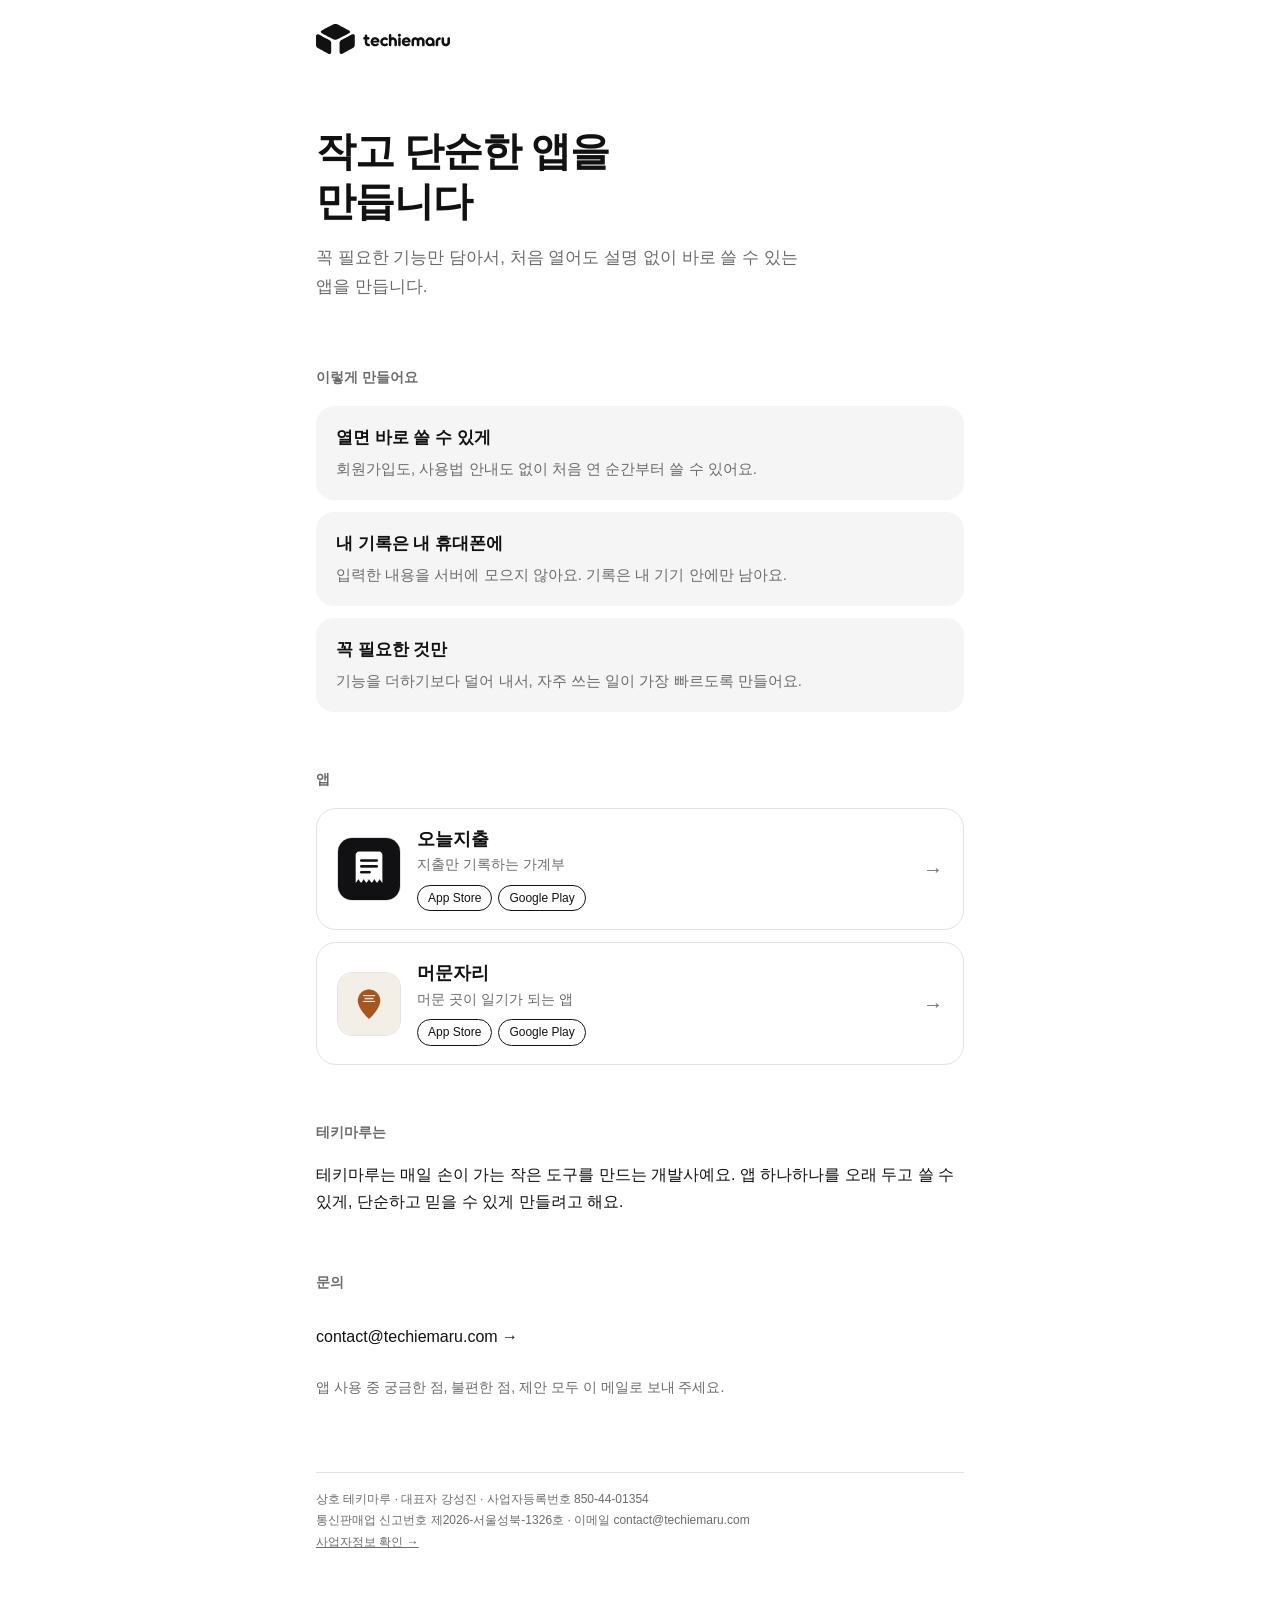
<file: index.html>
<!doctype html>
<html lang="ko">
<head>
<meta charset="utf-8">
<meta name="viewport" content="width=device-width, initial-scale=1">
<title>테키마루</title>
<meta name="description" content="테키마루는 꼭 필요한 기능만 담은 작고 단순한 앱을 만듭니다.">
<meta property="og:title" content="테키마루">
<meta property="og:description" content="꼭 필요한 기능만 담은 작고 단순한 앱을 만듭니다.">
<meta property="og:url" content="https://techiemaru.com/">
<link rel="icon" href="/favicon.png">
<link rel="apple-touch-icon" href="/apple-touch-icon.png">
<link rel="stylesheet" href="/style.css?v=20261118">
</head>
<body>
<main class="home">
  <header><a class="brand logo" href="/" aria-label="테키마루 홈">
    <picture>
      <source srcset="/img/techiemaru-logo-white.svg" media="(prefers-color-scheme: dark)">
      <img src="/img/techiemaru-logo.svg" alt="테키마루 techiemaru" width="134" height="30">
    </picture>
  </a></header>

  <section class="hero">
    <h1>작고 단순한 앱을<br>만듭니다</h1>
    <p class="lead">꼭 필요한 기능만 담아서, 처음 열어도 설명 없이 바로 쓸 수 있는 앱을 만듭니다.</p>
  </section>

  <section>
    <h2 class="label">이렇게 만들어요</h2>
    <ul class="principles">
      <li><strong>열면 바로 쓸 수 있게</strong><span>회원가입도, 사용법 안내도 없이 처음 연 순간부터 쓸 수 있어요.</span></li>
      <li><strong>내 기록은 내 휴대폰에</strong><span>입력한 내용을 서버에 모으지 않아요. 기록은 내 기기 안에만 남아요.</span></li>
      <li><strong>꼭 필요한 것만</strong><span>기능을 더하기보다 덜어 내서, 자주 쓰는 일이 가장 빠르도록 만들어요.</span></li>
    </ul>
  </section>

  <section>
    <h2 class="label">앱</h2>
    <div class="app-list">
      <a class="app-card" href="/todayspend/">
        <img class="app-icon" src="/img/todayspend-icon.png" alt="" width="64" height="64">
        <div>
          <h3>오늘지출</h3>
          <p class="muted">지출만 기록하는 가계부</p>
          <div class="chips">
            <span class="chip on">App Store</span>
            <span class="chip on">Google Play</span>
          </div>
        </div>
        <span class="go" aria-hidden="true">→</span>
      </a>
      <a class="app-card" href="/staylog/">
        <img class="app-icon" src="/img/staylog-icon.png" alt="" width="64" height="64">
        <div>
          <h3>머문자리</h3>
          <p class="muted">머문 곳이 일기가 되는 앱</p>
          <div class="chips">
            <span class="chip on">App Store</span>
            <span class="chip on">Google Play</span>
          </div>
        </div>
        <span class="go" aria-hidden="true">→</span>
      </a>
    </div>
  </section>

  <section class="about">
    <h2 class="label">테키마루는</h2>
    <p>테키마루는 매일 손이 가는 작은 도구를 만드는 개발사예요. 앱 하나하나를 오래 두고 쓸 수 있게, 단순하고 믿을 수 있게 만들려고 해요.</p>
  </section>

  <section>
    <h2 class="label">문의</h2>
    <div class="links">
      <a href="mailto:contact@techiemaru.com">contact@techiemaru.com →</a>
    </div>
    <p class="muted">앱 사용 중 궁금한 점, 불편한 점, 제안 모두 이 메일로 보내 주세요.</p>
  </section>

  <footer class="biz">
    <p>상호 테키마루 · 대표자 강성진 · 사업자등록번호 850-44-01354</p>
    <p>통신판매업 신고번호 제2026-서울성북-1326호 · 이메일 contact@techiemaru.com</p>
    <p><a href="https://www.ftc.go.kr/bizCommPop.do?wrkr_no=8504401354" target="_blank" rel="noopener">사업자정보 확인 →</a></p>
  </footer>
</main>
</body>
</html>
</file>
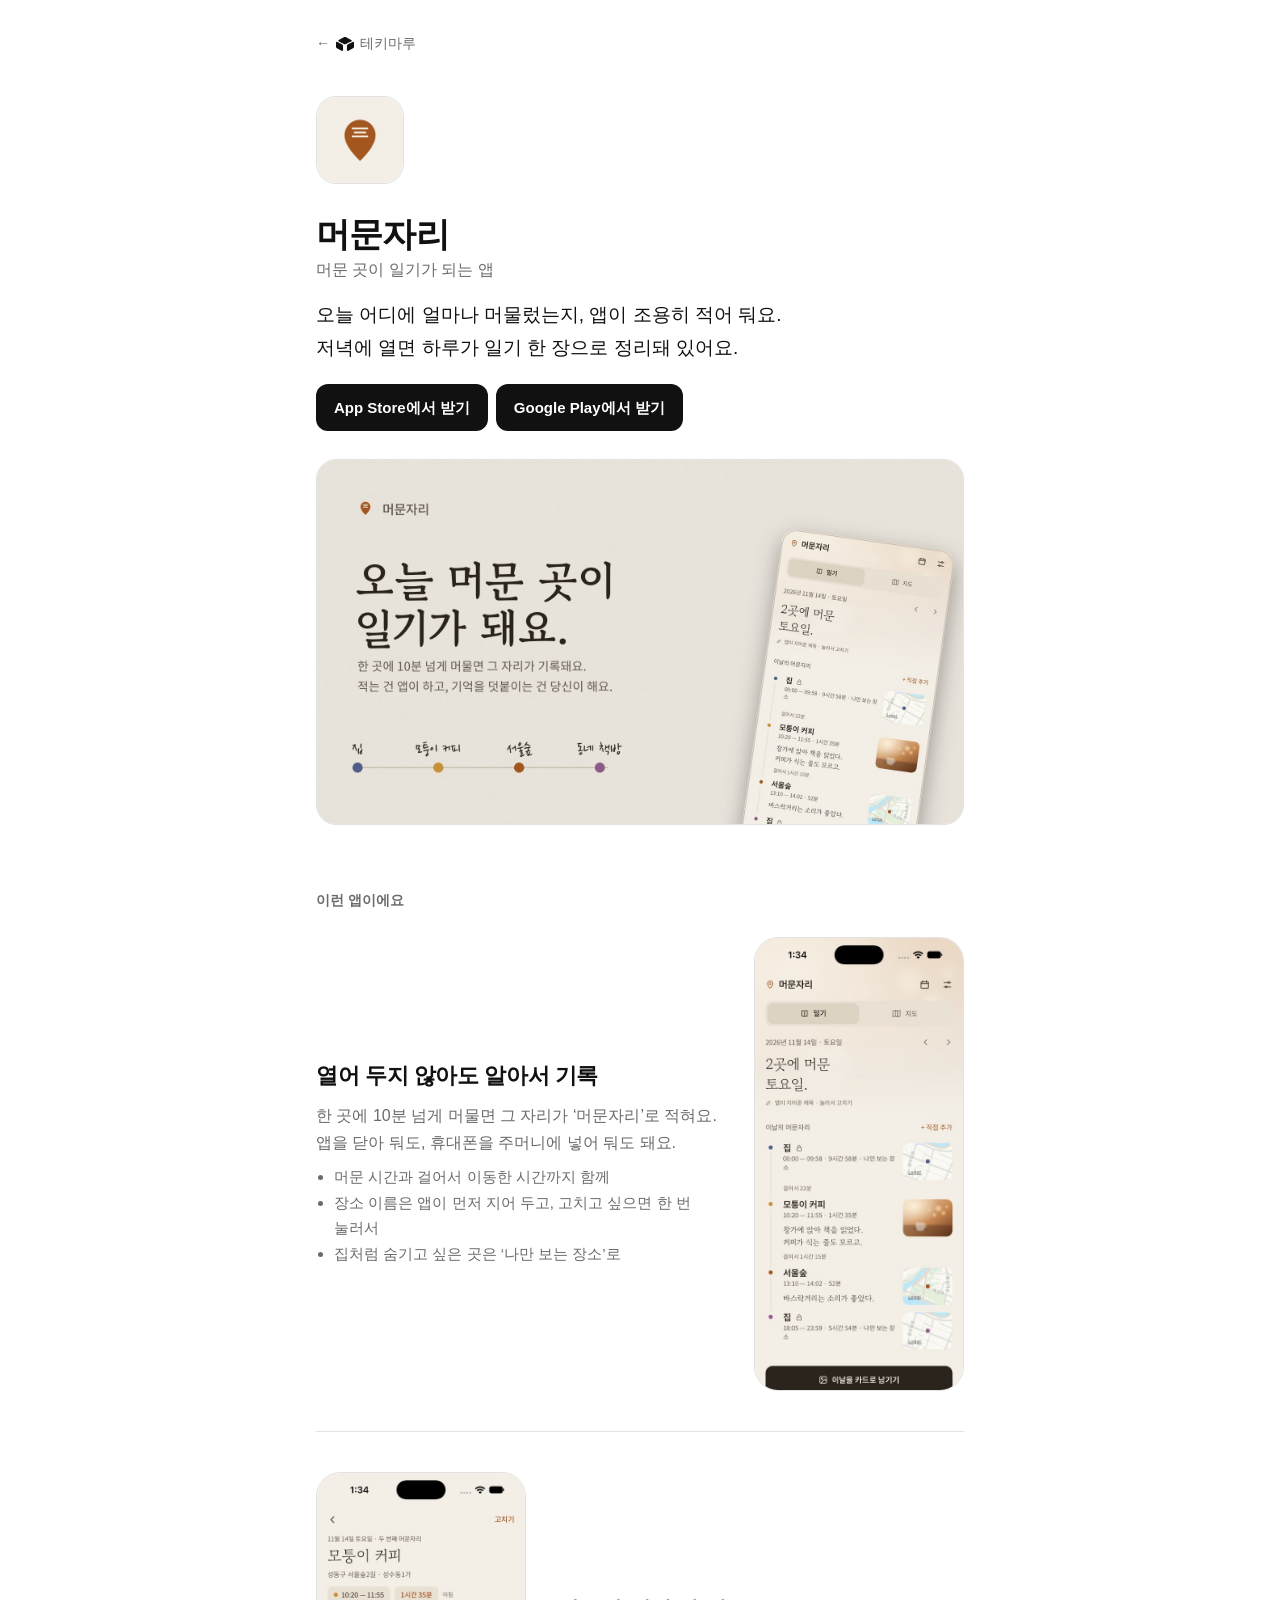
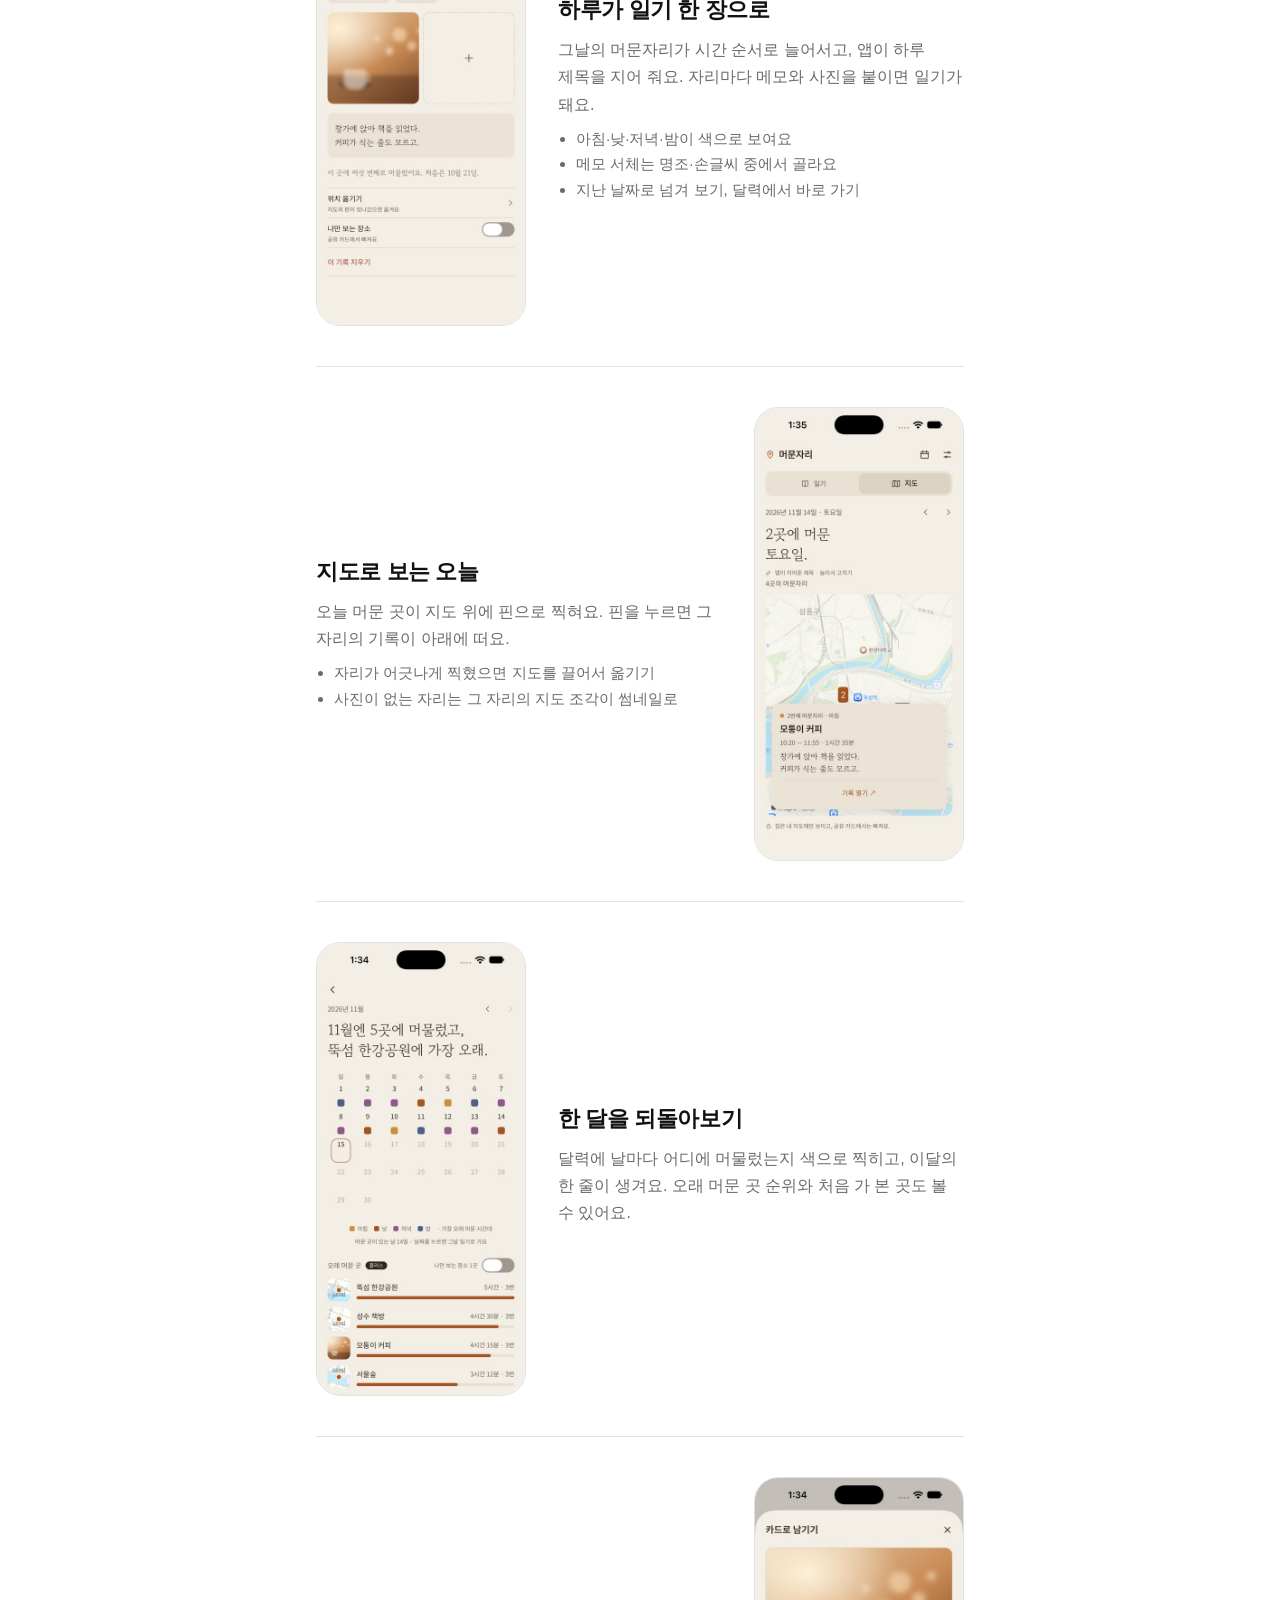
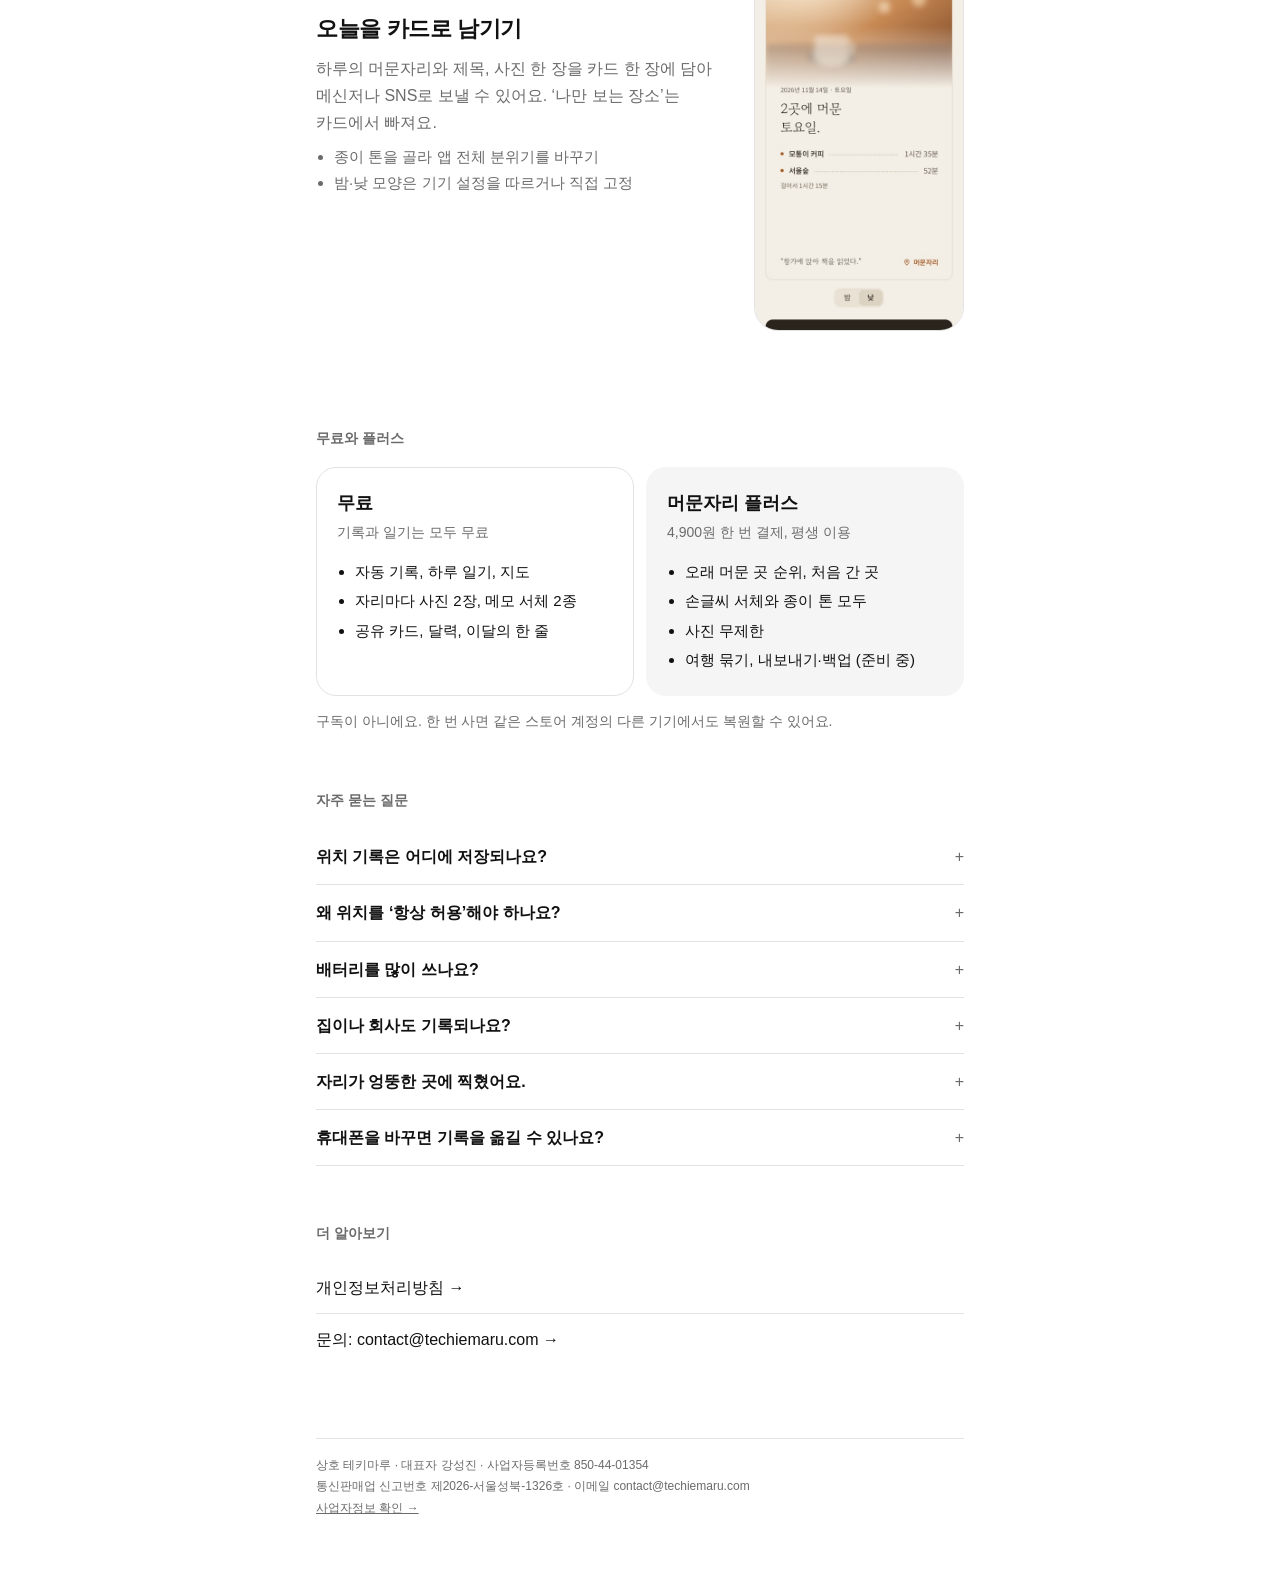
<file: staylog/index.html>
<!doctype html>
<html lang="ko">
<head>
<meta charset="utf-8">
<meta name="viewport" content="width=device-width, initial-scale=1">
<title>머문자리 - 머문 곳이 일기가 되는 앱</title>
<meta name="description" content="하루 동안 머문 곳을 조용히 기록해 일기로 만들어 주는 앱. 위치·메모·사진은 내 휴대폰에만 저장돼요.">
<meta property="og:title" content="머문자리 - 머문 곳이 일기가 되는 앱">
<meta property="og:description" content="하루 동안 머문 곳을 조용히 기록해 일기로 만들어 주는 앱. 위치·메모·사진은 내 휴대폰에만 저장돼요.">
<meta property="og:image" content="https://techiemaru.com/img/staylog-hero.jpg">
<meta property="og:url" content="https://techiemaru.com/staylog/">
<link rel="icon" href="/favicon.png">
<link rel="apple-touch-icon" href="/apple-touch-icon.png">
<link rel="stylesheet" href="/style.css?v=20261118">
</head>
<body>
<main>
  <p class="back"><a href="/" class="back-home">← <picture class="back-mark"><source srcset="/img/techiemaru-symbol-white.svg" media="(prefers-color-scheme: dark)"><img src="/img/techiemaru-symbol.svg" alt="" width="18" height="14"></picture>테키마루</a></p>

  <section class="app-hero">
    <img class="app-icon" src="/img/staylog-icon.png" alt="" width="88" height="88">
    <h1>머문자리</h1>
    <p class="sub">머문 곳이 일기가 되는 앱</p>
    <p class="lead">오늘 어디에 얼마나 머물렀는지, 앱이 조용히 적어 둬요.<br>저녁에 열면 하루가 일기 한 장으로 정리돼 있어요.</p>
    <div class="store-buttons">
      <a class="store-btn" href="https://apps.apple.com/kr/app/id6834854785">App Store에서 받기</a>
      <a class="store-btn" href="https://play.google.com/store/apps/details?id=kr.meewang.staylog&amp;hl=ko">Google Play에서 받기</a>
    </div>
    <picture>
      <source srcset="/img/staylog-hero-dark.jpg" media="(prefers-color-scheme: dark)">
      <img class="hero-art" src="/img/staylog-hero.jpg" alt="오늘 머문 곳이 일기가 돼요 — 집, 모퉁이 커피, 서울숲, 동네 책방이 하루 일기로" width="1600" height="900">
    </picture>
  </section>

  <h2 class="label">이런 앱이에요</h2>
  <div class="features">
    <section class="feature">
      <div>
        <h3>열어 두지 않아도 알아서 기록</h3>
        <p>한 곳에 10분 넘게 머물면 그 자리가 ‘머문자리’로 적혀요. 앱을 닫아 둬도, 휴대폰을 주머니에 넣어 둬도 돼요.</p>
        <ul>
          <li>머문 시간과 걸어서 이동한 시간까지 함께</li>
          <li>장소 이름은 앱이 먼저 지어 두고, 고치고 싶으면 한 번 눌러서</li>
          <li>집처럼 숨기고 싶은 곳은 ‘나만 보는 장소’로</li>
        </ul>
      </div>
      <img class="shot" src="/img/staylog-1-diary.jpg" alt="하루 일기 화면: 머문자리가 시간 순서로" width="460" height="1000" loading="lazy">
    </section>

    <section class="feature">
      <div>
        <h3>하루가 일기 한 장으로</h3>
        <p>그날의 머문자리가 시간 순서로 늘어서고, 앱이 하루 제목을 지어 줘요. 자리마다 메모와 사진을 붙이면 일기가 돼요.</p>
        <ul>
          <li>아침·낮·저녁·밤이 색으로 보여요</li>
          <li>메모 서체는 명조·손글씨 중에서 골라요</li>
          <li>지난 날짜로 넘겨 보기, 달력에서 바로 가기</li>
        </ul>
      </div>
      <img class="shot" src="/img/staylog-3-detail.jpg" alt="머문자리 상세 화면: 사진과 메모" width="460" height="1000" loading="lazy">
    </section>

    <section class="feature">
      <div>
        <h3>지도로 보는 오늘</h3>
        <p>오늘 머문 곳이 지도 위에 핀으로 찍혀요. 핀을 누르면 그 자리의 기록이 아래에 떠요.</p>
        <ul>
          <li>자리가 어긋나게 찍혔으면 지도를 끌어서 옮기기</li>
          <li>사진이 없는 자리는 그 자리의 지도 조각이 썸네일로</li>
        </ul>
      </div>
      <img class="shot" src="/img/staylog-2-map.jpg" alt="지도 화면: 머문 곳이 핀으로" width="460" height="1000" loading="lazy">
    </section>

    <section class="feature">
      <div>
        <h3>한 달을 되돌아보기</h3>
        <p>달력에 날마다 어디에 머물렀는지 색으로 찍히고, 이달의 한 줄이 생겨요. 오래 머문 곳 순위와 처음 가 본 곳도 볼 수 있어요.</p>
      </div>
      <img class="shot" src="/img/staylog-4-review.jpg" alt="되돌아보기 화면: 달력과 오래 머문 곳" width="460" height="1000" loading="lazy">
    </section>

    <section class="feature">
      <div>
        <h3>오늘을 카드로 남기기</h3>
        <p>하루의 머문자리와 제목, 사진 한 장을 카드 한 장에 담아 메신저나 SNS로 보낼 수 있어요. ‘나만 보는 장소’는 카드에서 빠져요.</p>
        <ul>
          <li>종이 톤을 골라 앱 전체 분위기를 바꾸기</li>
          <li>밤·낮 모양은 기기 설정을 따르거나 직접 고정</li>
        </ul>
      </div>
      <img class="shot" src="/img/staylog-5-card.jpg" alt="공유 카드 화면" width="460" height="1000" loading="lazy">
    </section>
  </div>

  <h2 class="label">무료와 플러스</h2>
  <div class="plans">
    <div class="plan">
      <h3>무료</h3>
      <p class="price">기록과 일기는 모두 무료</p>
      <ul>
        <li>자동 기록, 하루 일기, 지도</li>
        <li>자리마다 사진 2장, 메모 서체 2종</li>
        <li>공유 카드, 달력, 이달의 한 줄</li>
      </ul>
    </div>
    <div class="plan pro">
      <h3>머문자리 플러스</h3>
      <p class="price">4,900원 한 번 결제, 평생 이용</p>
      <ul>
        <li>오래 머문 곳 순위, 처음 간 곳</li>
        <li>손글씨 서체와 종이 톤 모두</li>
        <li>사진 무제한</li>
        <li>여행 묶기, 내보내기·백업 (준비 중)</li>
      </ul>
    </div>
  </div>
  <p class="muted">구독이 아니에요. 한 번 사면 같은 스토어 계정의 다른 기기에서도 복원할 수 있어요.</p>

  <h2 class="label">자주 묻는 질문</h2>
  <div class="faq">
    <details>
      <summary>위치 기록은 어디에 저장되나요?</summary>
      <p>내 휴대폰 안에만 저장돼요. 개발자가 운영하는 서버가 없고, 위치·메모·사진은 어디에도 보내지 않아요. 앱을 지우면 기록도 함께 지워져요.</p>
    </details>
    <details>
      <summary>왜 위치를 ‘항상 허용’해야 하나요?</summary>
      <p>앱을 닫아 둔 동안에도 머문 곳을 적으려면 그 권한이 필요해요. ‘앱을 사용하는 동안만’으로 두면 앱을 열어 둔 때만 기록돼요. 설정에서 언제든 바꾸거나 자동 기록을 끌 수 있어요.</p>
    </details>
    <details>
      <summary>배터리를 많이 쓰나요?</summary>
      <p>위치를 계속 켜 두는 방식이 아니라, 자리를 옮길 때만 깨어나는 방식이라 하루에 몇 퍼센트 정도예요. 안드로이드에서는 배터리 절전 예외에 머문자리를 넣어 두면 기록이 끊기지 않아요.</p>
    </details>
    <details>
      <summary>집이나 회사도 기록되나요?</summary>
      <p>네, 다만 ‘나만 보는 장소’로 두면 지도와 공유 카드에서 빠지고 일기에는 자물쇠 표시로만 남아요. 집은 처음부터 나만 보는 장소로 잡혀요.</p>
    </details>
    <details>
      <summary>자리가 엉뚱한 곳에 찍혔어요.</summary>
      <p>그 자리의 지도 조각을 누르면 지도가 열려요. 아래 ‘위치 옮기기’를 눌러 지도를 끌면 핀이 따라와요. 이름도 눌러서 바로 고칠 수 있어요.</p>
    </details>
    <details>
      <summary>휴대폰을 바꾸면 기록을 옮길 수 있나요?</summary>
      <p>내보내기·백업은 준비 중이에요. 그전까지는 기록이 쓰던 휴대폰에만 남아요.</p>
    </details>
  </div>

  <h2 class="label">더 알아보기</h2>
  <div class="links">
    <a href="privacy.html">개인정보처리방침 →</a>
    <a href="mailto:contact@techiemaru.com">문의: contact@techiemaru.com →</a>
  </div>

  <footer class="biz">
    <p>상호 테키마루 · 대표자 강성진 · 사업자등록번호 850-44-01354</p>
    <p>통신판매업 신고번호 제2026-서울성북-1326호 · 이메일 contact@techiemaru.com</p>
    <p><a href="https://www.ftc.go.kr/bizCommPop.do?wrkr_no=8504401354" target="_blank" rel="noopener">사업자정보 확인 →</a></p>
  </footer>
</main>
</body>
</html>
</file>
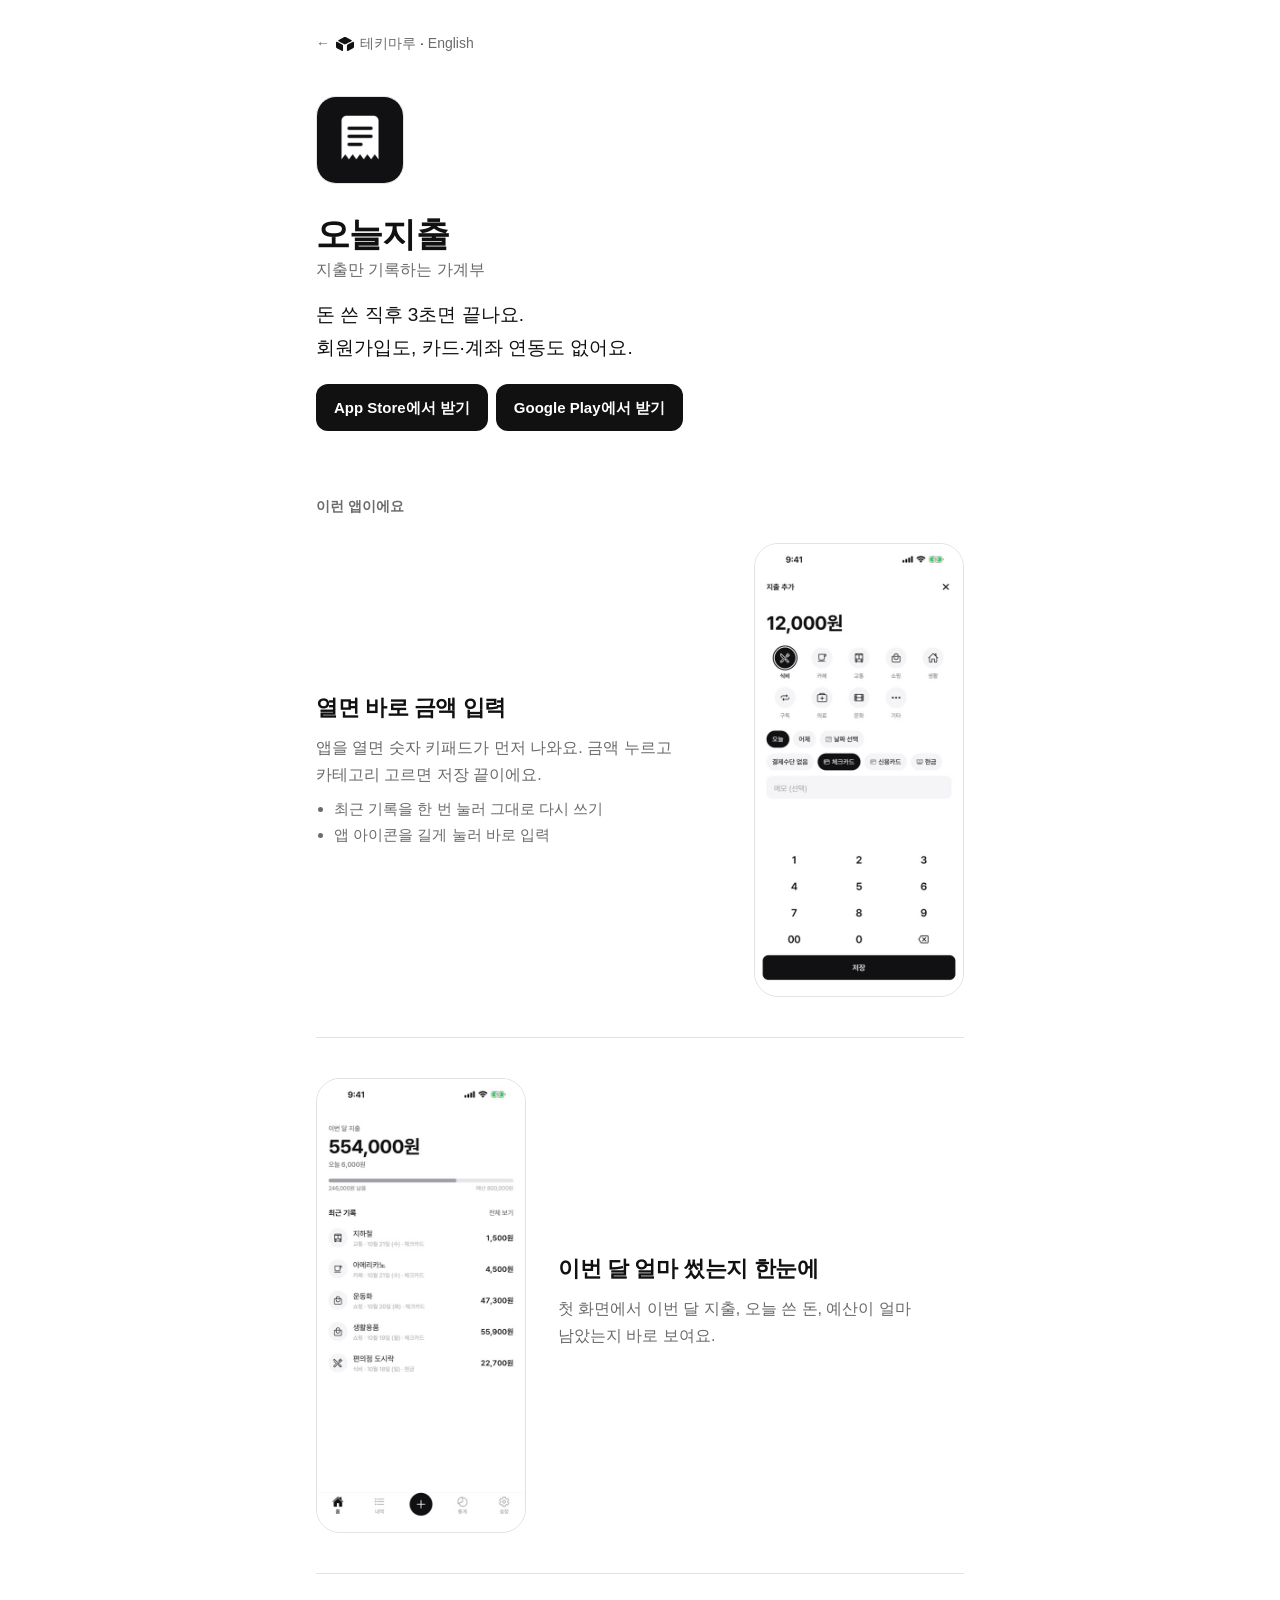
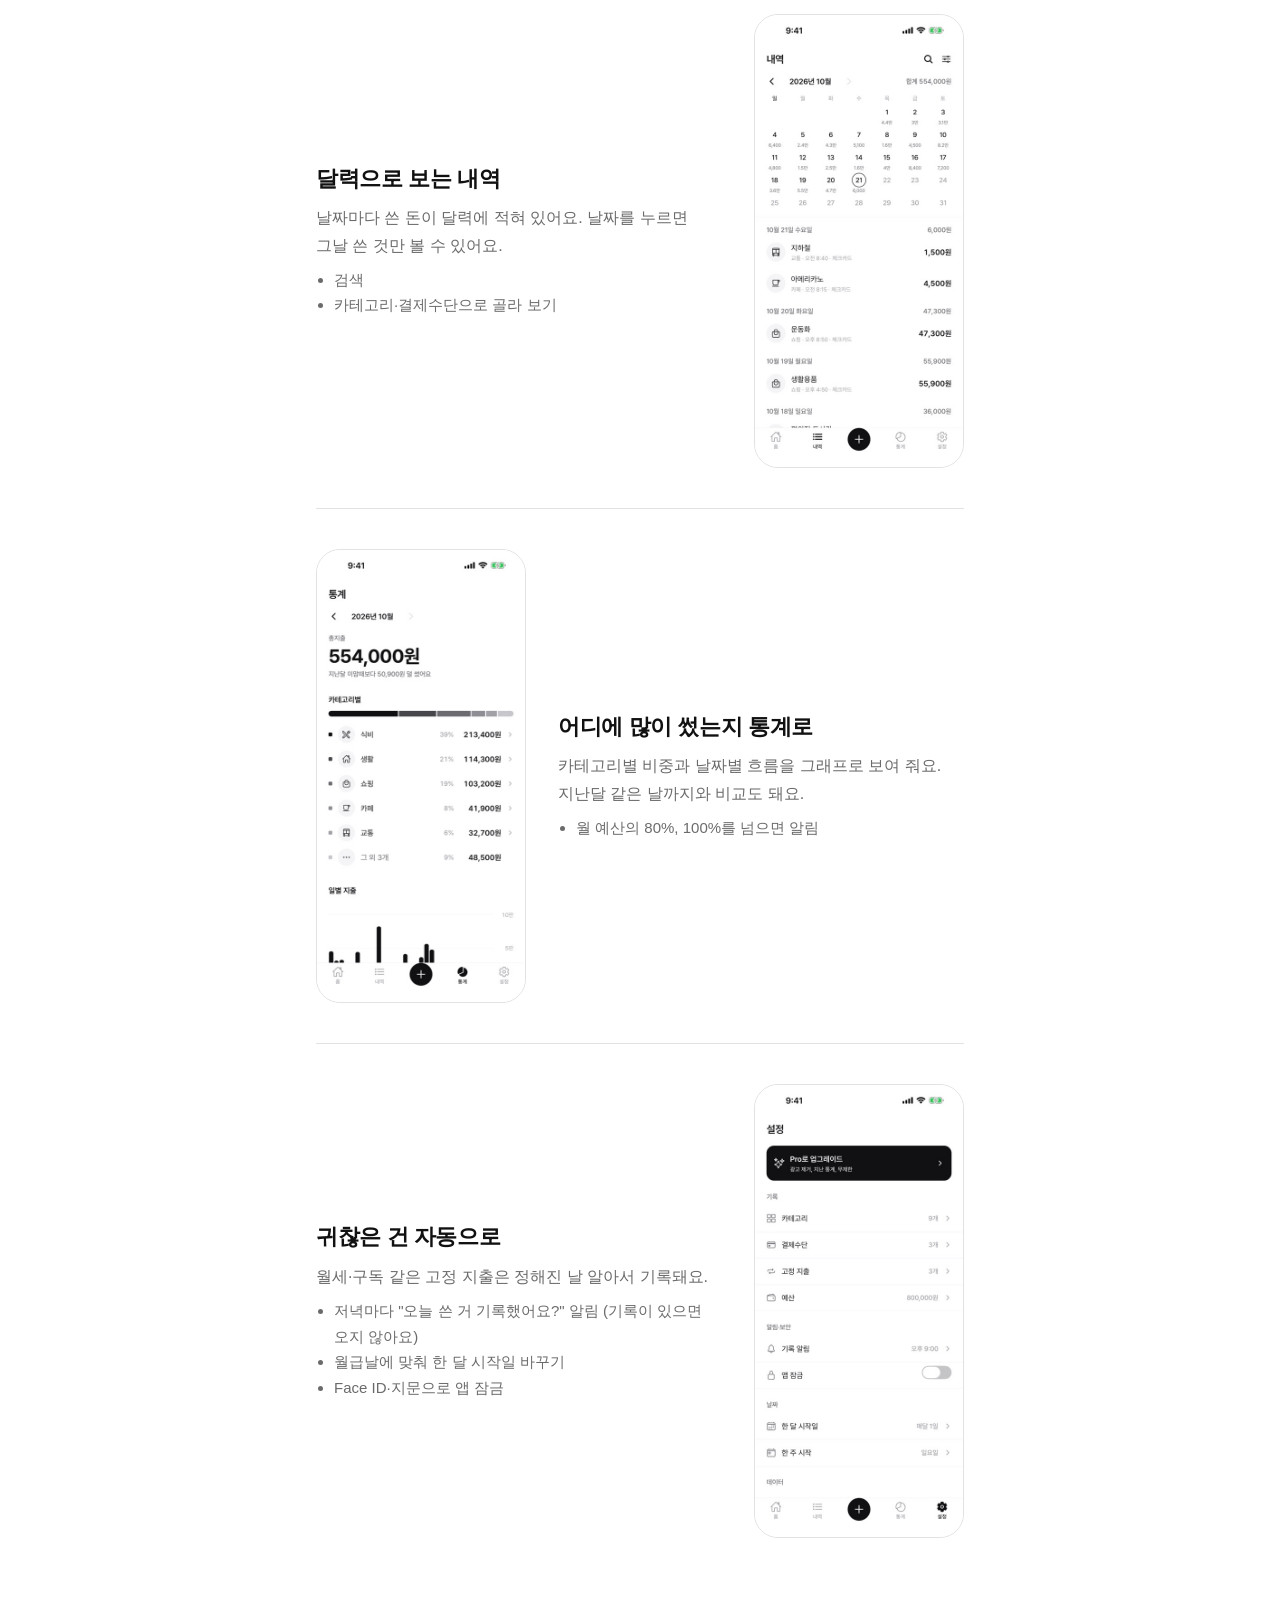
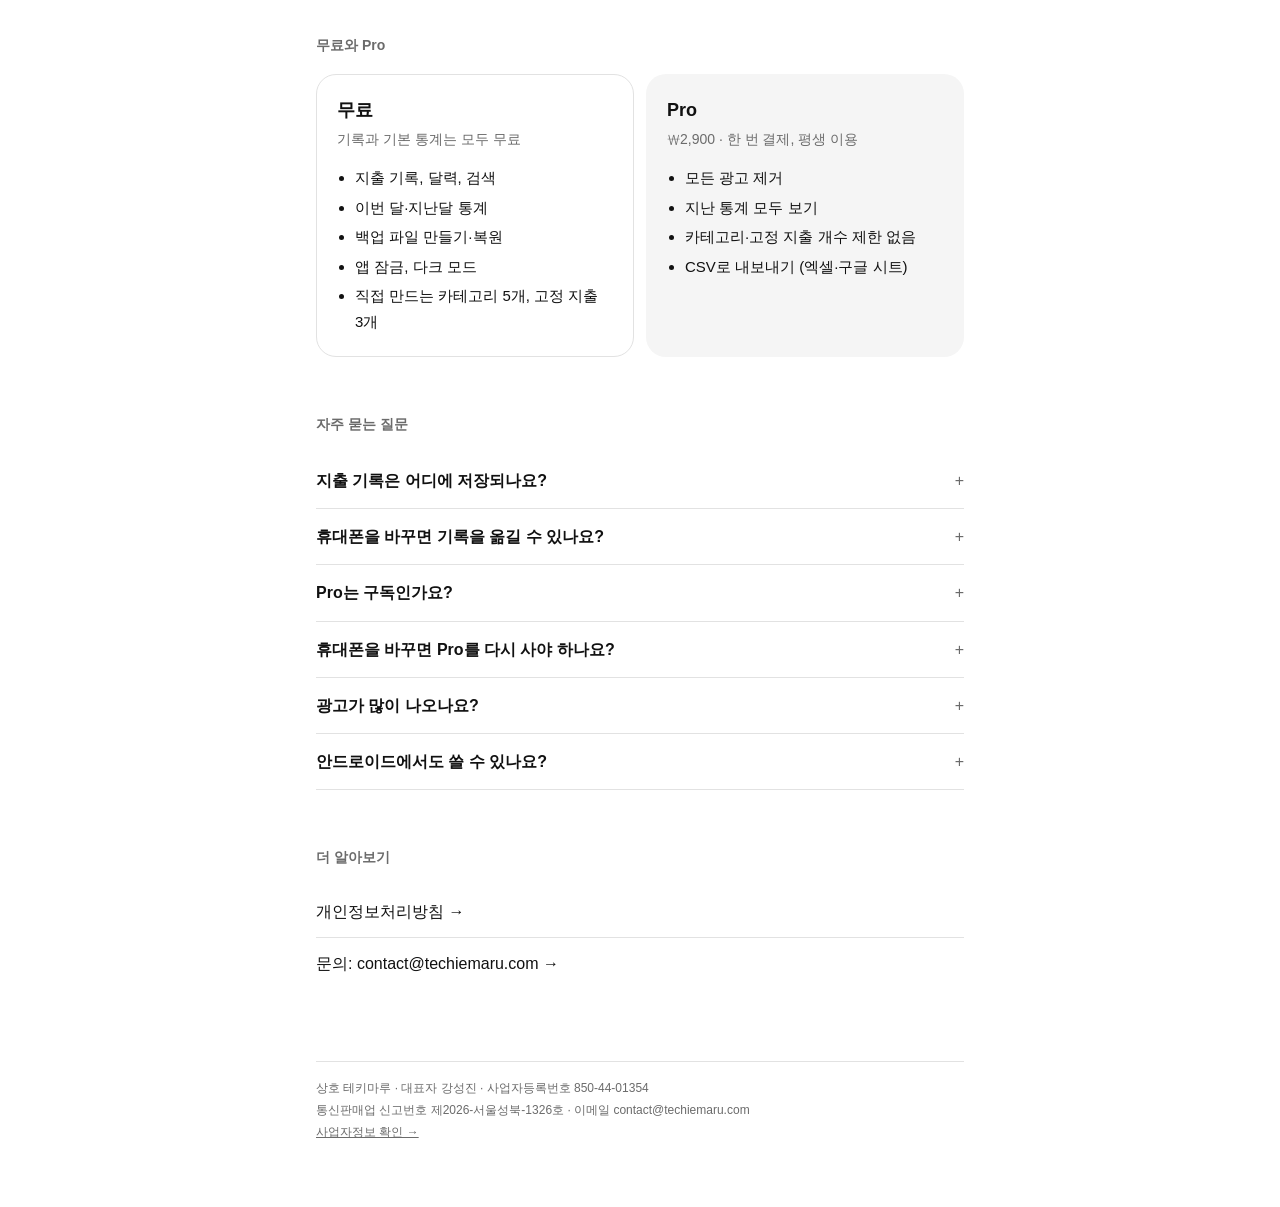
<file: todayspend/index.html>
<!doctype html>
<html lang="ko">
<head>
<meta charset="utf-8">
<meta name="viewport" content="width=device-width, initial-scale=1">
<title>오늘지출 - 지출만 기록하는 가계부</title>
<meta name="description" content="회원가입·카드 연동 없이 쓴 돈만 빠르게 기록하는 가계부. 지출 기록은 내 폰에만 저장돼요.">
<meta property="og:title" content="오늘지출 - 지출만 기록하는 가계부">
<meta property="og:description" content="회원가입·카드 연동 없이 쓴 돈만 빠르게 기록하는 가계부. 지출 기록은 내 폰에만 저장돼요.">
<meta property="og:image" content="https://techiemaru.com/img/todayspend-icon.png">
<meta property="og:url" content="https://techiemaru.com/todayspend/">
<link rel="icon" href="/favicon.png">
<link rel="apple-touch-icon" href="/apple-touch-icon.png">
<link rel="stylesheet" href="/style.css?v=20261118">
</head>
<body>
<main>
  <p class="back"><a href="/" class="back-home">← <picture class="back-mark"><source srcset="/img/techiemaru-symbol-white.svg" media="(prefers-color-scheme: dark)"><img src="/img/techiemaru-symbol.svg" alt="" width="18" height="14"></picture>테키마루</a> · <a href="en/">English</a></p>

  <section class="app-hero">
    <img class="app-icon" src="/img/todayspend-icon.png" alt="" width="88" height="88">
    <h1>오늘지출</h1>
    <p class="sub">지출만 기록하는 가계부</p>
    <p class="lead">돈 쓴 직후 3초면 끝나요.<br>회원가입도, 카드·계좌 연동도 없어요.</p>
    <div class="store-buttons">
      <a class="store-btn" href="https://apps.apple.com/kr/app/id6824415997">App Store에서 받기</a>
      <a class="store-btn" href="https://play.google.com/store/apps/details?id=com.techiemaru.todayspend&hl=ko">Google Play에서 받기</a>
    </div>
  </section>

  <h2 class="label">이런 앱이에요</h2>
  <div class="features">
    <section class="feature">
      <div>
        <h3>열면 바로 금액 입력</h3>
        <p>앱을 열면 숫자 키패드가 먼저 나와요. 금액 누르고 카테고리 고르면 저장 끝이에요.</p>
        <ul>
          <li>최근 기록을 한 번 눌러 그대로 다시 쓰기</li>
          <li>앱 아이콘을 길게 눌러 바로 입력</li>
        </ul>
      </div>
      <img class="shot" src="/img/todayspend-1-input.jpg" alt="금액 입력 화면" width="460" height="1000" loading="lazy">
    </section>

    <section class="feature">
      <div>
        <h3>이번 달 얼마 썼는지 한눈에</h3>
        <p>첫 화면에서 이번 달 지출, 오늘 쓴 돈, 예산이 얼마 남았는지 바로 보여요.</p>
      </div>
      <img class="shot" src="/img/todayspend-2-home.jpg" alt="이번 달 지출과 최근 기록 화면" width="460" height="1000" loading="lazy">
    </section>

    <section class="feature">
      <div>
        <h3>달력으로 보는 내역</h3>
        <p>날짜마다 쓴 돈이 달력에 적혀 있어요. 날짜를 누르면 그날 쓴 것만 볼 수 있어요.</p>
        <ul>
          <li>검색</li>
          <li>카테고리·결제수단으로 골라 보기</li>
        </ul>
      </div>
      <img class="shot" src="/img/todayspend-3-history.jpg" alt="달력과 날짜별 내역 화면" width="460" height="1000" loading="lazy">
    </section>

    <section class="feature">
      <div>
        <h3>어디에 많이 썼는지 통계로</h3>
        <p>카테고리별 비중과 날짜별 흐름을 그래프로 보여 줘요. 지난달 같은 날까지와 비교도 돼요.</p>
        <ul>
          <li>월 예산의 80%, 100%를 넘으면 알림</li>
        </ul>
      </div>
      <img class="shot" src="/img/todayspend-4-stats.jpg" alt="카테고리별 통계 화면" width="460" height="1000" loading="lazy">
    </section>

    <section class="feature">
      <div>
        <h3>귀찮은 건 자동으로</h3>
        <p>월세·구독 같은 고정 지출은 정해진 날 알아서 기록돼요.</p>
        <ul>
          <li>저녁마다 "오늘 쓴 거 기록했어요?" 알림 (기록이 있으면 오지 않아요)</li>
          <li>월급날에 맞춰 한 달 시작일 바꾸기</li>
          <li>Face ID·지문으로 앱 잠금</li>
        </ul>
      </div>
      <img class="shot" src="/img/todayspend-5-settings.jpg" alt="설정 화면" width="460" height="1000" loading="lazy">
    </section>
  </div>

  <h2 class="label">무료와 Pro</h2>
  <div class="plans">
    <div class="plan">
      <h3>무료</h3>
      <p class="price">기록과 기본 통계는 모두 무료</p>
      <ul>
        <li>지출 기록, 달력, 검색</li>
        <li>이번 달·지난달 통계</li>
        <li>백업 파일 만들기·복원</li>
        <li>앱 잠금, 다크 모드</li>
        <li>직접 만드는 카테고리 5개, 고정 지출 3개</li>
      </ul>
    </div>
    <div class="plan pro">
      <h3>Pro</h3>
      <p class="price">₩2,900 · 한 번 결제, 평생 이용</p>
      <ul>
        <li>모든 광고 제거</li>
        <li>지난 통계 모두 보기</li>
        <li>카테고리·고정 지출 개수 제한 없음</li>
        <li>CSV로 내보내기 (엑셀·구글 시트)</li>
      </ul>
    </div>
  </div>

  <h2 class="label">자주 묻는 질문</h2>
  <div class="faq">
    <details>
      <summary>지출 기록은 어디에 저장되나요?</summary>
      <p>내 휴대폰 안에만 저장돼요. 어디에도 보내지 않기 때문에, 앱을 지우면 기록도 함께 지워져요. 중요한 기록은 백업 파일을 만들어 두세요.</p>
    </details>
    <details>
      <summary>휴대폰을 바꾸면 기록을 옮길 수 있나요?</summary>
      <p>네. 쓰던 폰에서 설정 → 데이터 → [백업 파일 만들기]로 파일을 만들어 저장해 두고, 새 폰에서 [백업에서 복원]으로 그 파일을 고르면 돼요.</p>
    </details>
    <details>
      <summary>Pro는 구독인가요?</summary>
      <p>아니요. ₩2,900을 한 번만 결제하면 계속 쓸 수 있어요. 매달 돈이 나가지 않아요.</p>
    </details>
    <details>
      <summary>휴대폰을 바꾸면 Pro를 다시 사야 하나요?</summary>
      <p>같은 앱스토어(또는 구글) 계정이라면 다시 살 필요 없어요. 설정 → [Pro로 업그레이드] → [구매 복원]을 눌러 주세요. 다만 아이폰과 안드로이드 사이에서는 구매가 옮겨지지 않아요.</p>
    </details>
    <details>
      <summary>광고가 많이 나오나요?</summary>
      <p>설치 후 3일 동안은 광고가 없고, 그 뒤에도 금액 입력 화면에는 나오지 않아요. 광고를 아예 없애려면 Pro를 이용해 주세요.</p>
    </details>
    <details>
      <summary>안드로이드에서도 쓸 수 있나요?</summary>
      <p>네, 구글 플레이에서 받을 수 있어요. 이 페이지 위쪽의 Google Play에서 받기 버튼을 눌러 주세요.</p>
    </details>
  </div>

  <h2 class="label">더 알아보기</h2>
  <div class="links">
    <a href="privacy.html">개인정보처리방침 →</a>
    <a href="mailto:contact@techiemaru.com">문의: contact@techiemaru.com →</a>
  </div>

  <footer class="biz">
    <p>상호 테키마루 · 대표자 강성진 · 사업자등록번호 850-44-01354</p>
    <p>통신판매업 신고번호 제2026-서울성북-1326호 · 이메일 contact@techiemaru.com</p>
    <p><a href="https://www.ftc.go.kr/bizCommPop.do?wrkr_no=8504401354" target="_blank" rel="noopener">사업자정보 확인 →</a></p>
  </footer>
</main>
</body>
</html>
</file>
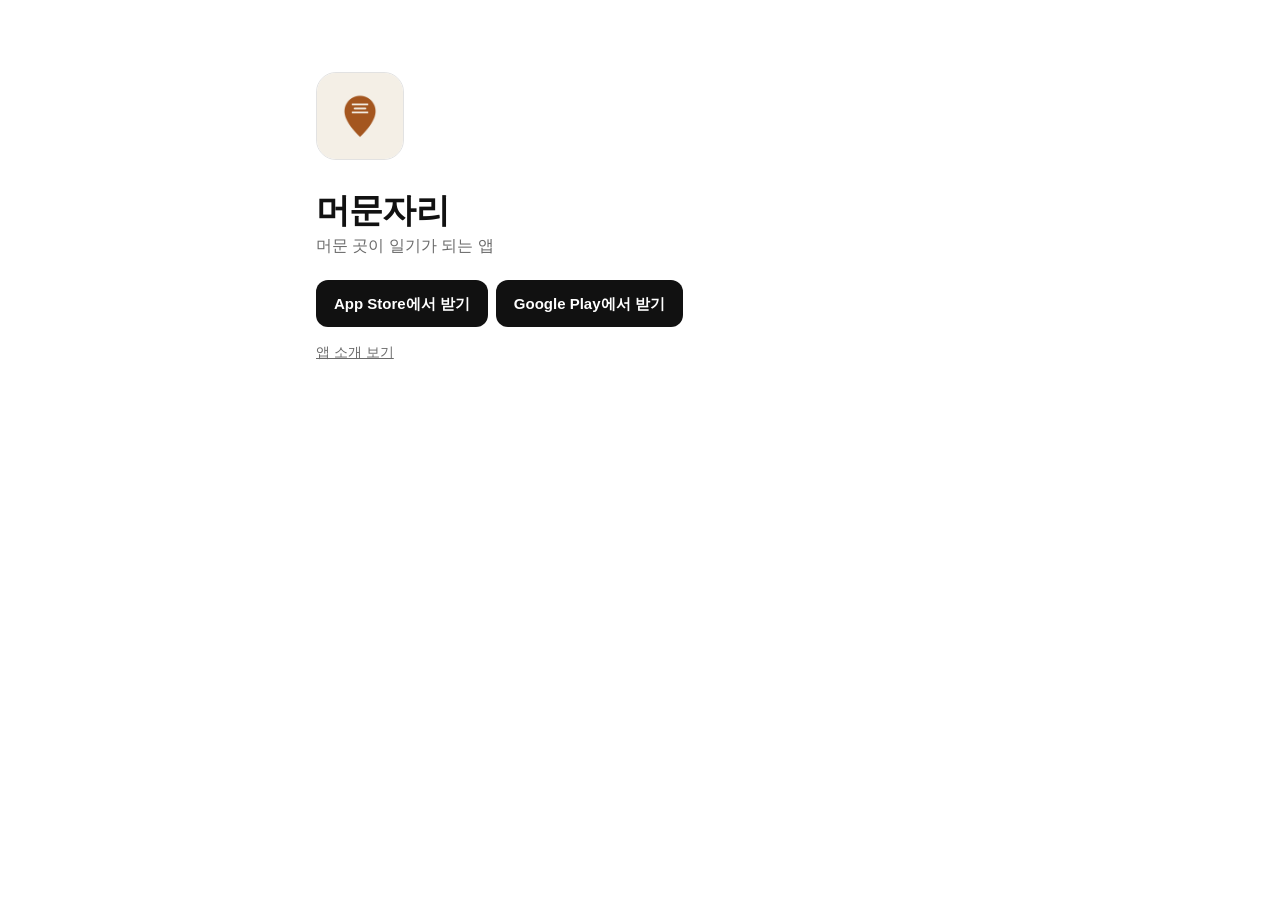
<file: staylog/get/index.html>
<!doctype html>
<html lang="ko">
<head>
<meta charset="utf-8">
<meta name="viewport" content="width=device-width, initial-scale=1">
<meta name="robots" content="noindex">
<title>머문자리 받기</title>
<meta property="og:title" content="머문자리 - 머문 곳이 일기가 되는 앱">
<meta property="og:image" content="https://techiemaru.com/img/staylog-icon.png">
<link rel="icon" href="/favicon.png">
<link rel="stylesheet" href="/style.css?v=20261118">
<script>
// 휴대폰 종류를 보고 맞는 스토어로 바로 보낸다 (컴퓨터는 버튼 두 개를 보여 준다)
(function () {
  var ua = navigator.userAgent;
  var ios = /iPhone|iPad|iPod/.test(ua) || (/Macintosh/.test(ua) && navigator.maxTouchPoints > 1);
  if (ios) location.replace("https://apps.apple.com/kr/app/id6834854785");
  else if (/Android/.test(ua)) location.replace("https://play.google.com/store/apps/details?id=kr.meewang.staylog");
})();
</script>
</head>
<body>
<main>
  <section class="app-hero">
    <img class="app-icon" src="/img/staylog-icon.png" alt="" width="88" height="88">
    <h1>머문자리</h1>
    <p class="sub">머문 곳이 일기가 되는 앱</p>
    <div class="store-buttons">
      <a class="store-btn" href="https://apps.apple.com/kr/app/id6834854785">App Store에서 받기</a>
      <a class="store-btn" href="https://play.google.com/store/apps/details?id=kr.meewang.staylog">Google Play에서 받기</a>
    </div>
    <p class="muted"><a href="/staylog/">앱 소개 보기</a></p>
  </section>
</main>
</body>
</html>
</file>
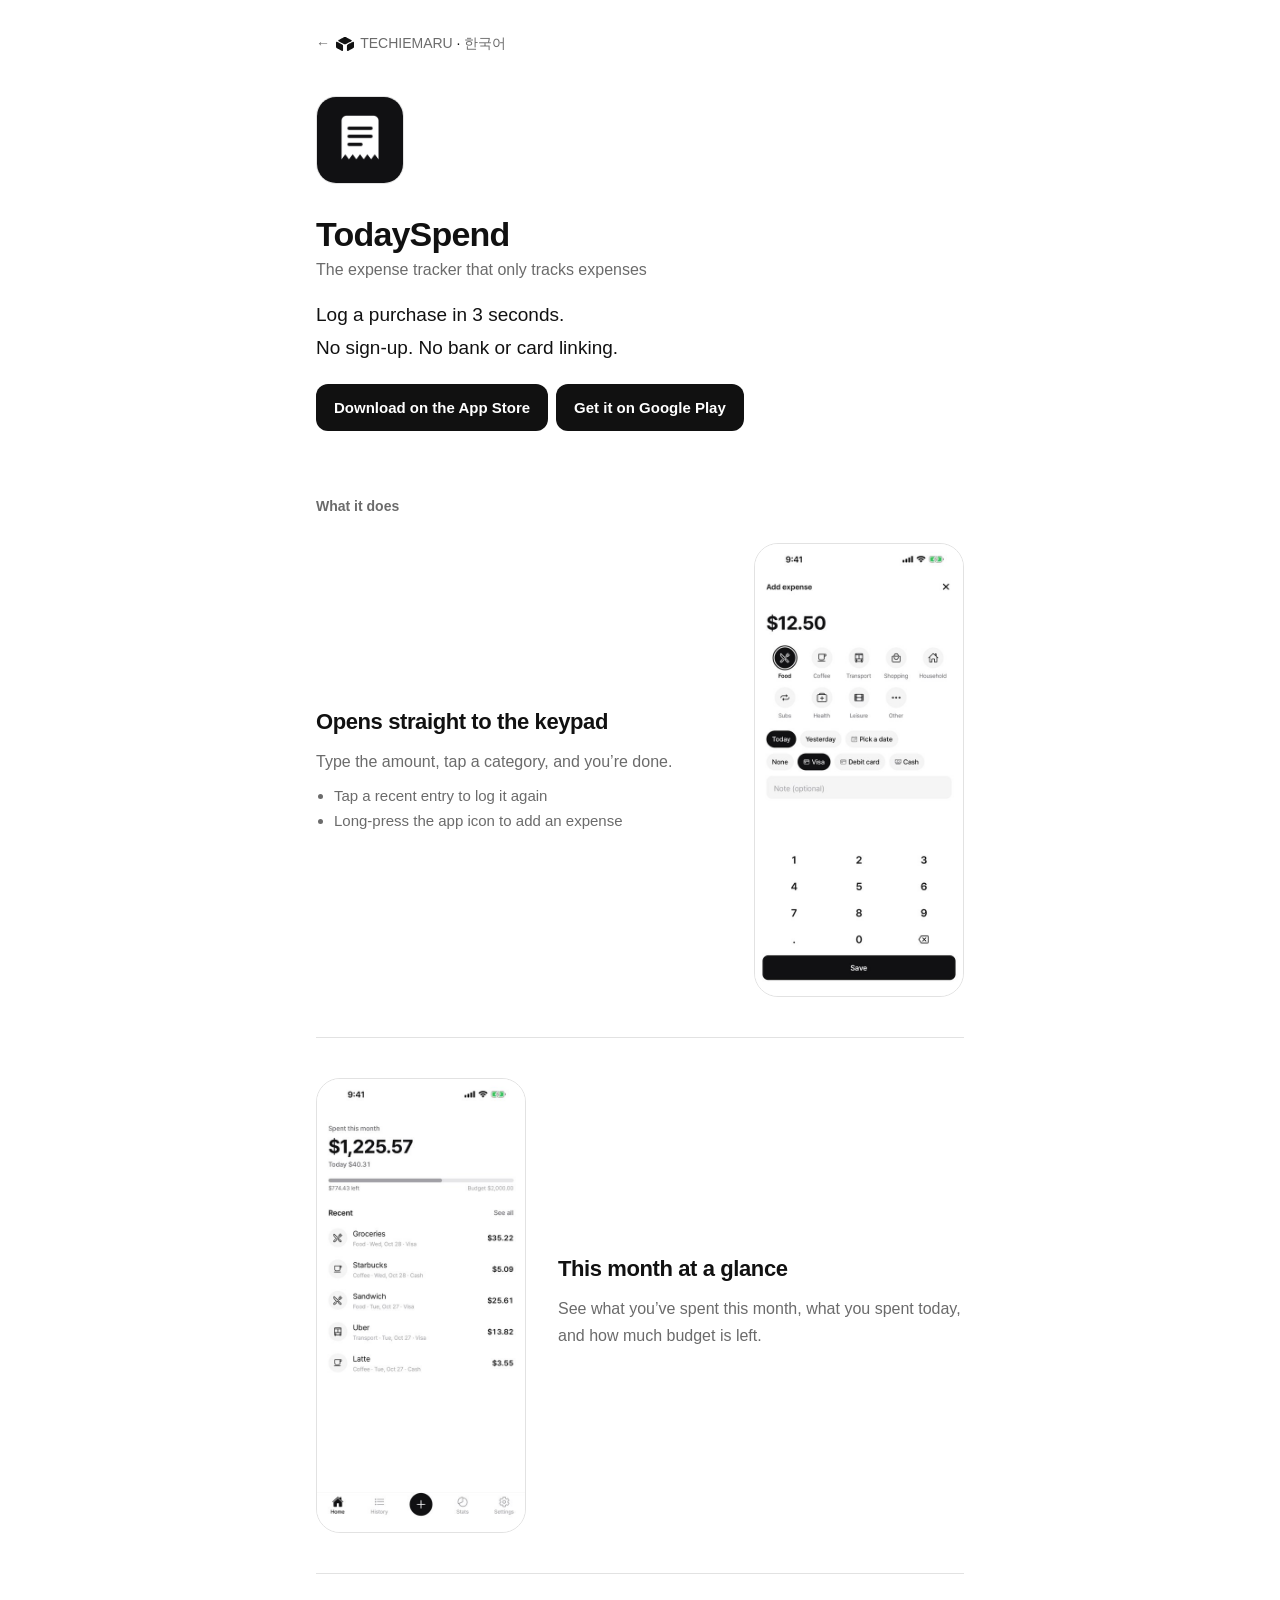
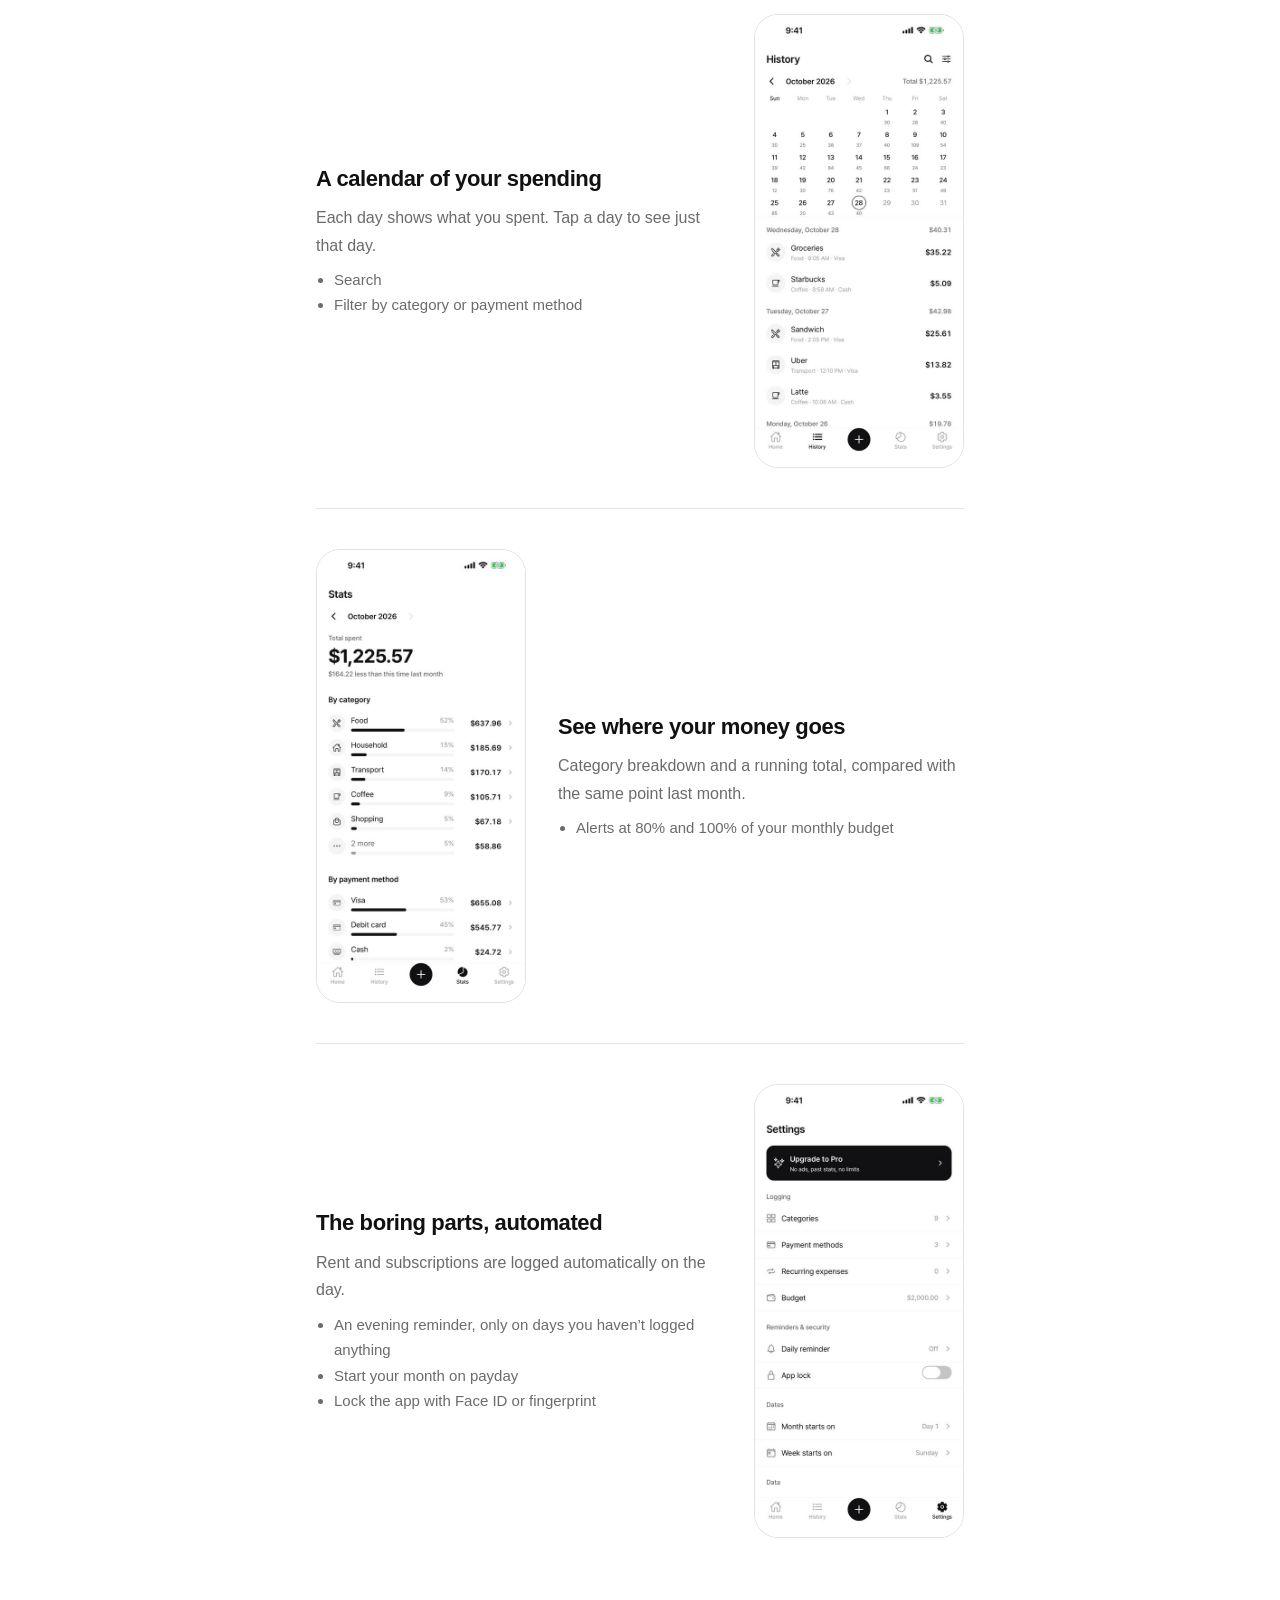
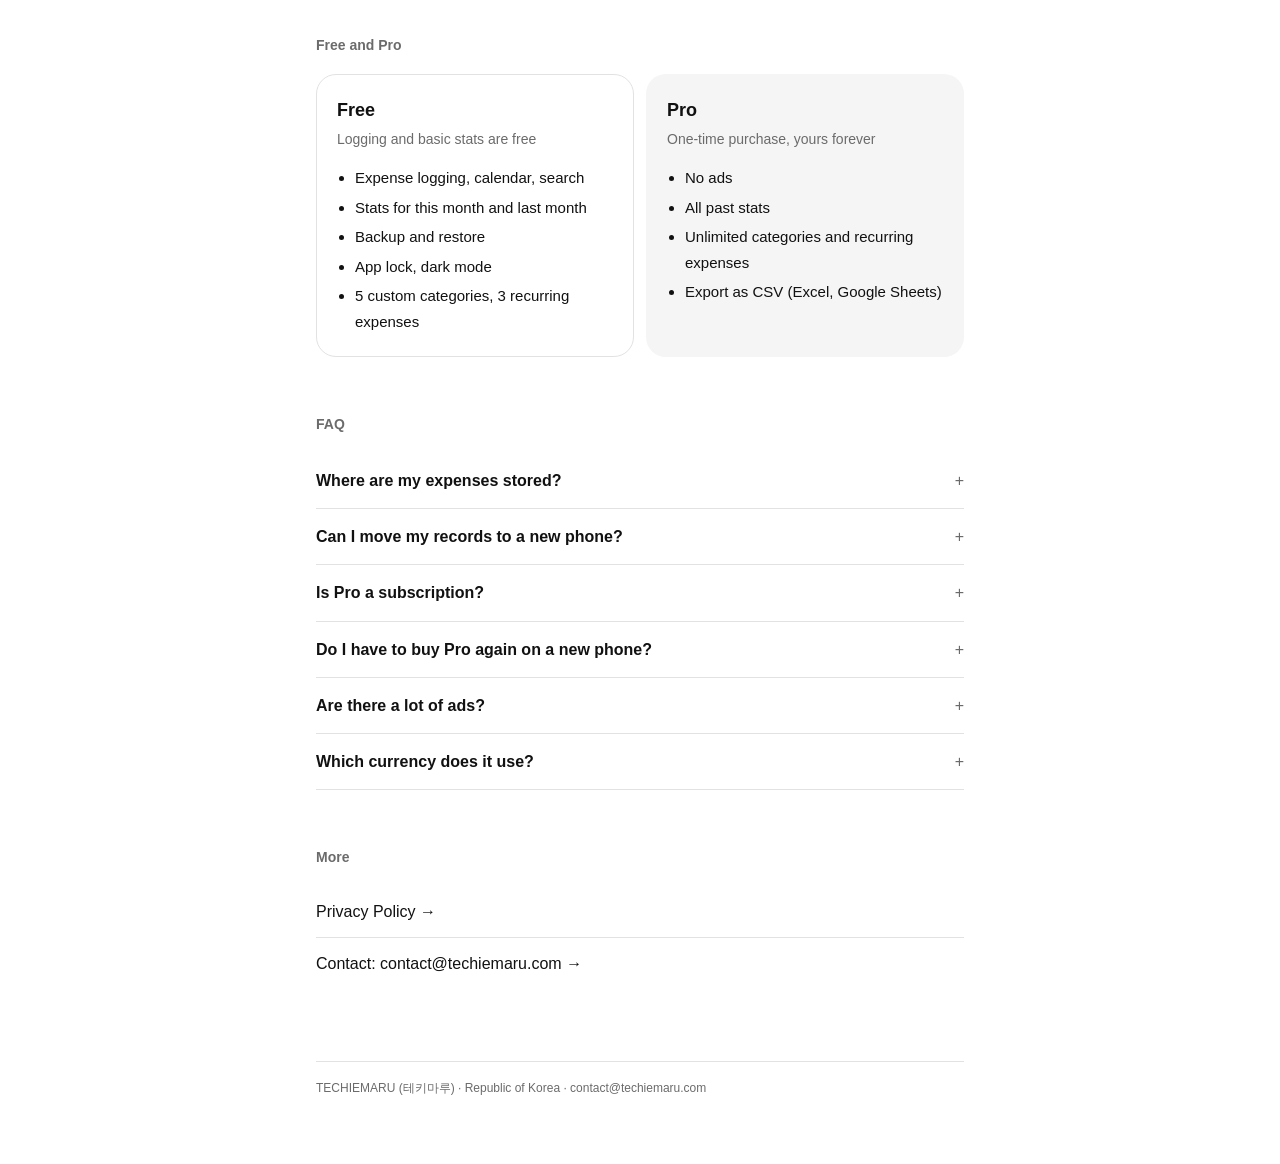
<file: todayspend/en/index.html>
<!doctype html>
<html lang="en">
<head>
<meta charset="utf-8">
<meta name="viewport" content="width=device-width, initial-scale=1">
<title>TodaySpend - Expense Tracker</title>
<meta name="description" content="Log what you spend in 3 seconds. No sign-up, no bank linking. Your records stay on your phone.">
<meta property="og:title" content="TodaySpend - Expense Tracker">
<meta property="og:description" content="Log what you spend in 3 seconds. No sign-up, no bank linking. Your records stay on your phone.">
<meta property="og:image" content="https://techiemaru.com/img/todayspend-icon.png">
<meta property="og:url" content="https://techiemaru.com/todayspend/en/">
<link rel="icon" href="/favicon.png">
<link rel="apple-touch-icon" href="/apple-touch-icon.png">
<link rel="stylesheet" href="/style.css?v=20261118">
</head>
<body>
<main>
  <p class="back"><a href="/" class="back-home">← <picture class="back-mark"><source srcset="/img/techiemaru-symbol-white.svg" media="(prefers-color-scheme: dark)"><img src="/img/techiemaru-symbol.svg" alt="" width="18" height="14"></picture>TECHIEMARU</a> · <a href="../">한국어</a></p>

  <section class="app-hero">
    <img class="app-icon" src="/img/todayspend-icon.png" alt="" width="88" height="88">
    <h1>TodaySpend</h1>
    <p class="sub">The expense tracker that only tracks expenses</p>
    <p class="lead">Log a purchase in 3 seconds.<br>No sign-up. No bank or card linking.</p>
    <div class="store-buttons">
      <a class="store-btn" href="https://apps.apple.com/app/id6824415997">Download on the App Store</a>
      <a class="store-btn" href="https://play.google.com/store/apps/details?id=com.techiemaru.todayspend">Get it on Google Play</a>
    </div>
  </section>

  <h2 class="label">What it does</h2>
  <div class="features">
    <section class="feature">
      <div>
        <h3>Opens straight to the keypad</h3>
        <p>Type the amount, tap a category, and you’re done.</p>
        <ul>
          <li>Tap a recent entry to log it again</li>
          <li>Long-press the app icon to add an expense</li>
        </ul>
      </div>
      <img class="shot" src="/img/todayspend-en-1-input.jpg" alt="Amount entry screen" width="460" height="1000" loading="lazy">
    </section>

    <section class="feature">
      <div>
        <h3>This month at a glance</h3>
        <p>See what you’ve spent this month, what you spent today, and how much budget is left.</p>
      </div>
      <img class="shot" src="/img/todayspend-en-2-home.jpg" alt="Monthly total and recent expenses" width="460" height="1000" loading="lazy">
    </section>

    <section class="feature">
      <div>
        <h3>A calendar of your spending</h3>
        <p>Each day shows what you spent. Tap a day to see just that day.</p>
        <ul>
          <li>Search</li>
          <li>Filter by category or payment method</li>
        </ul>
      </div>
      <img class="shot" src="/img/todayspend-en-3-history.jpg" alt="Calendar and daily history" width="460" height="1000" loading="lazy">
    </section>

    <section class="feature">
      <div>
        <h3>See where your money goes</h3>
        <p>Category breakdown and a running total, compared with the same point last month.</p>
        <ul>
          <li>Alerts at 80% and 100% of your monthly budget</li>
        </ul>
      </div>
      <img class="shot" src="/img/todayspend-en-4-stats.jpg" alt="Spending by category" width="460" height="1000" loading="lazy">
    </section>

    <section class="feature">
      <div>
        <h3>The boring parts, automated</h3>
        <p>Rent and subscriptions are logged automatically on the day.</p>
        <ul>
          <li>An evening reminder, only on days you haven’t logged anything</li>
          <li>Start your month on payday</li>
          <li>Lock the app with Face ID or fingerprint</li>
        </ul>
      </div>
      <img class="shot" src="/img/todayspend-en-5-settings.jpg" alt="Settings screen" width="460" height="1000" loading="lazy">
    </section>
  </div>

  <h2 class="label">Free and Pro</h2>
  <div class="plans">
    <div class="plan">
      <h3>Free</h3>
      <p class="price">Logging and basic stats are free</p>
      <ul>
        <li>Expense logging, calendar, search</li>
        <li>Stats for this month and last month</li>
        <li>Backup and restore</li>
        <li>App lock, dark mode</li>
        <li>5 custom categories, 3 recurring expenses</li>
      </ul>
    </div>
    <div class="plan pro">
      <h3>Pro</h3>
      <p class="price">One-time purchase, yours forever</p>
      <ul>
        <li>No ads</li>
        <li>All past stats</li>
        <li>Unlimited categories and recurring expenses</li>
        <li>Export as CSV (Excel, Google Sheets)</li>
      </ul>
    </div>
  </div>

  <h2 class="label">FAQ</h2>
  <div class="faq">
    <details>
      <summary>Where are my expenses stored?</summary>
      <p>Only on your phone. Nothing is sent anywhere, so deleting the app also deletes your records. Make a backup file for anything you want to keep.</p>
    </details>
    <details>
      <summary>Can I move my records to a new phone?</summary>
      <p>Yes. On your old phone, go to Settings → Data → Create backup file and save it. On the new phone, choose Restore from backup and pick that file.</p>
    </details>
    <details>
      <summary>Is Pro a subscription?</summary>
      <p>No. You pay once and keep it. Nothing is charged monthly.</p>
    </details>
    <details>
      <summary>Do I have to buy Pro again on a new phone?</summary>
      <p>Not with the same App Store (or Google) account. Go to Settings → Upgrade to Pro → Restore purchase. Purchases don’t carry over between iPhone and Android.</p>
    </details>
    <details>
      <summary>Are there a lot of ads?</summary>
      <p>No ads for the first 3 days after installing, and never on the amount entry screen. Pro removes ads completely.</p>
    </details>
    <details>
      <summary>Which currency does it use?</summary>
      <p>Your phone’s region decides it when you first install the app: dollars in the US, Canada and Australia, and so on.</p>
    </details>
  </div>

  <h2 class="label">More</h2>
  <div class="links">
    <a href="privacy.html">Privacy Policy →</a>
    <a href="mailto:contact@techiemaru.com">Contact: contact@techiemaru.com →</a>
  </div>

  <footer class="biz">
    <p>TECHIEMARU (테키마루) · Republic of Korea · contact@techiemaru.com</p>
  </footer>
</main>
</body>
</html>
</file>
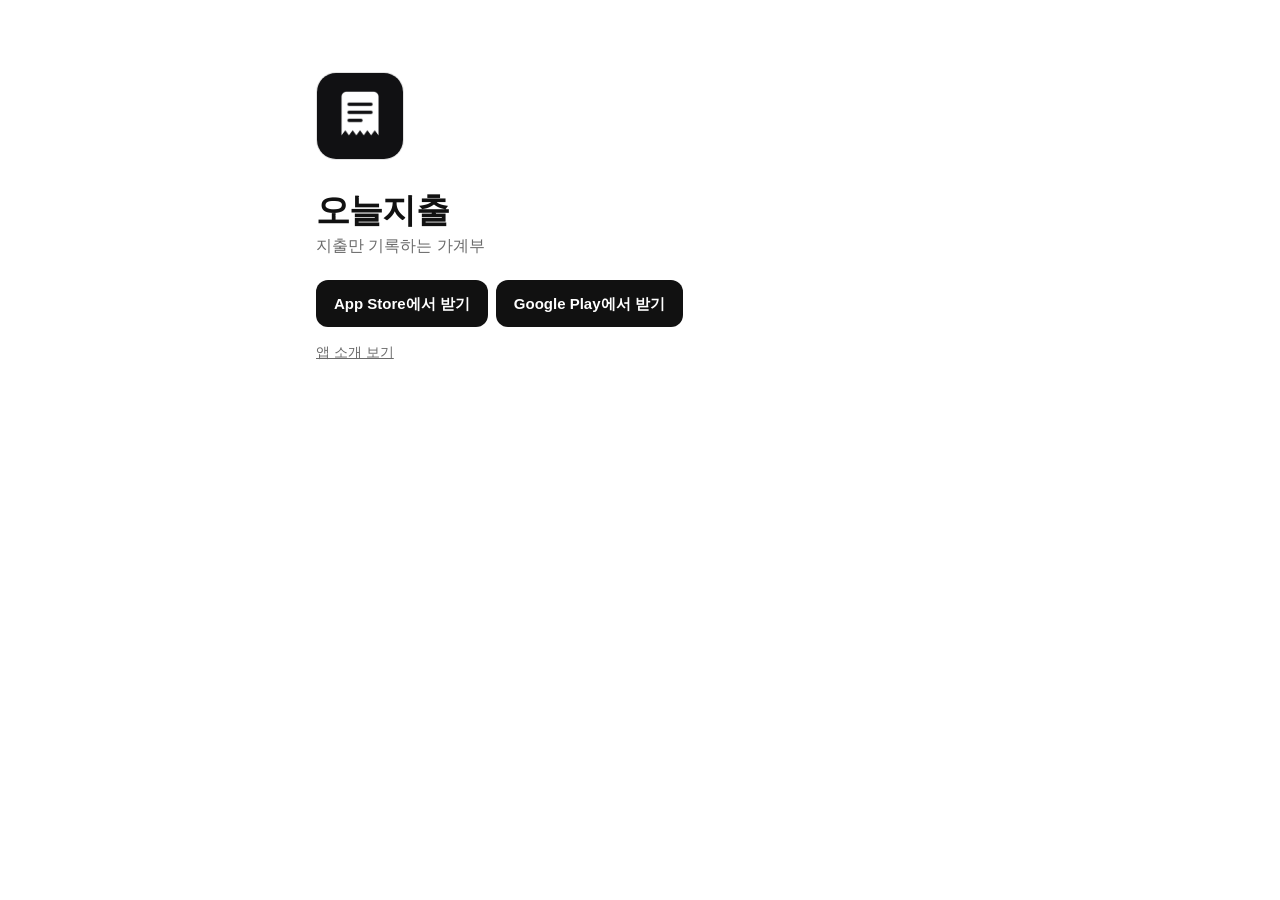
<file: todayspend/get/index.html>
<!doctype html>
<html lang="ko">
<head>
<meta charset="utf-8">
<meta name="viewport" content="width=device-width, initial-scale=1">
<meta name="robots" content="noindex">
<title>오늘지출 받기</title>
<meta property="og:title" content="오늘지출 - 지출만 기록하는 가계부">
<meta property="og:image" content="https://techiemaru.com/img/todayspend-icon.png">
<link rel="icon" href="/favicon.png">
<link rel="stylesheet" href="/style.css?v=20261118">
<script>
// 휴대폰 종류를 보고 맞는 스토어로 바로 보낸다 (컴퓨터는 버튼 두 개를 보여 준다)
(function () {
  var ua = navigator.userAgent;
  var ios = /iPhone|iPad|iPod/.test(ua) || (/Macintosh/.test(ua) && navigator.maxTouchPoints > 1);
  if (ios) location.replace("https://apps.apple.com/app/id6824415997");
  else if (/Android/.test(ua)) location.replace("https://play.google.com/store/apps/details?id=com.techiemaru.todayspend");
})();
</script>
</head>
<body>
<main>
  <section class="app-hero">
    <img class="app-icon" src="/img/todayspend-icon.png" alt="" width="88" height="88">
    <h1>오늘지출</h1>
    <p class="sub">지출만 기록하는 가계부</p>
    <div class="store-buttons">
      <a class="store-btn" href="https://apps.apple.com/app/id6824415997">App Store에서 받기</a>
      <a class="store-btn" href="https://play.google.com/store/apps/details?id=com.techiemaru.todayspend">Google Play에서 받기</a>
    </div>
    <p class="muted"><a href="/todayspend/">앱 소개 보기</a></p>
  </section>
</main>
</body>
</html>
</file>
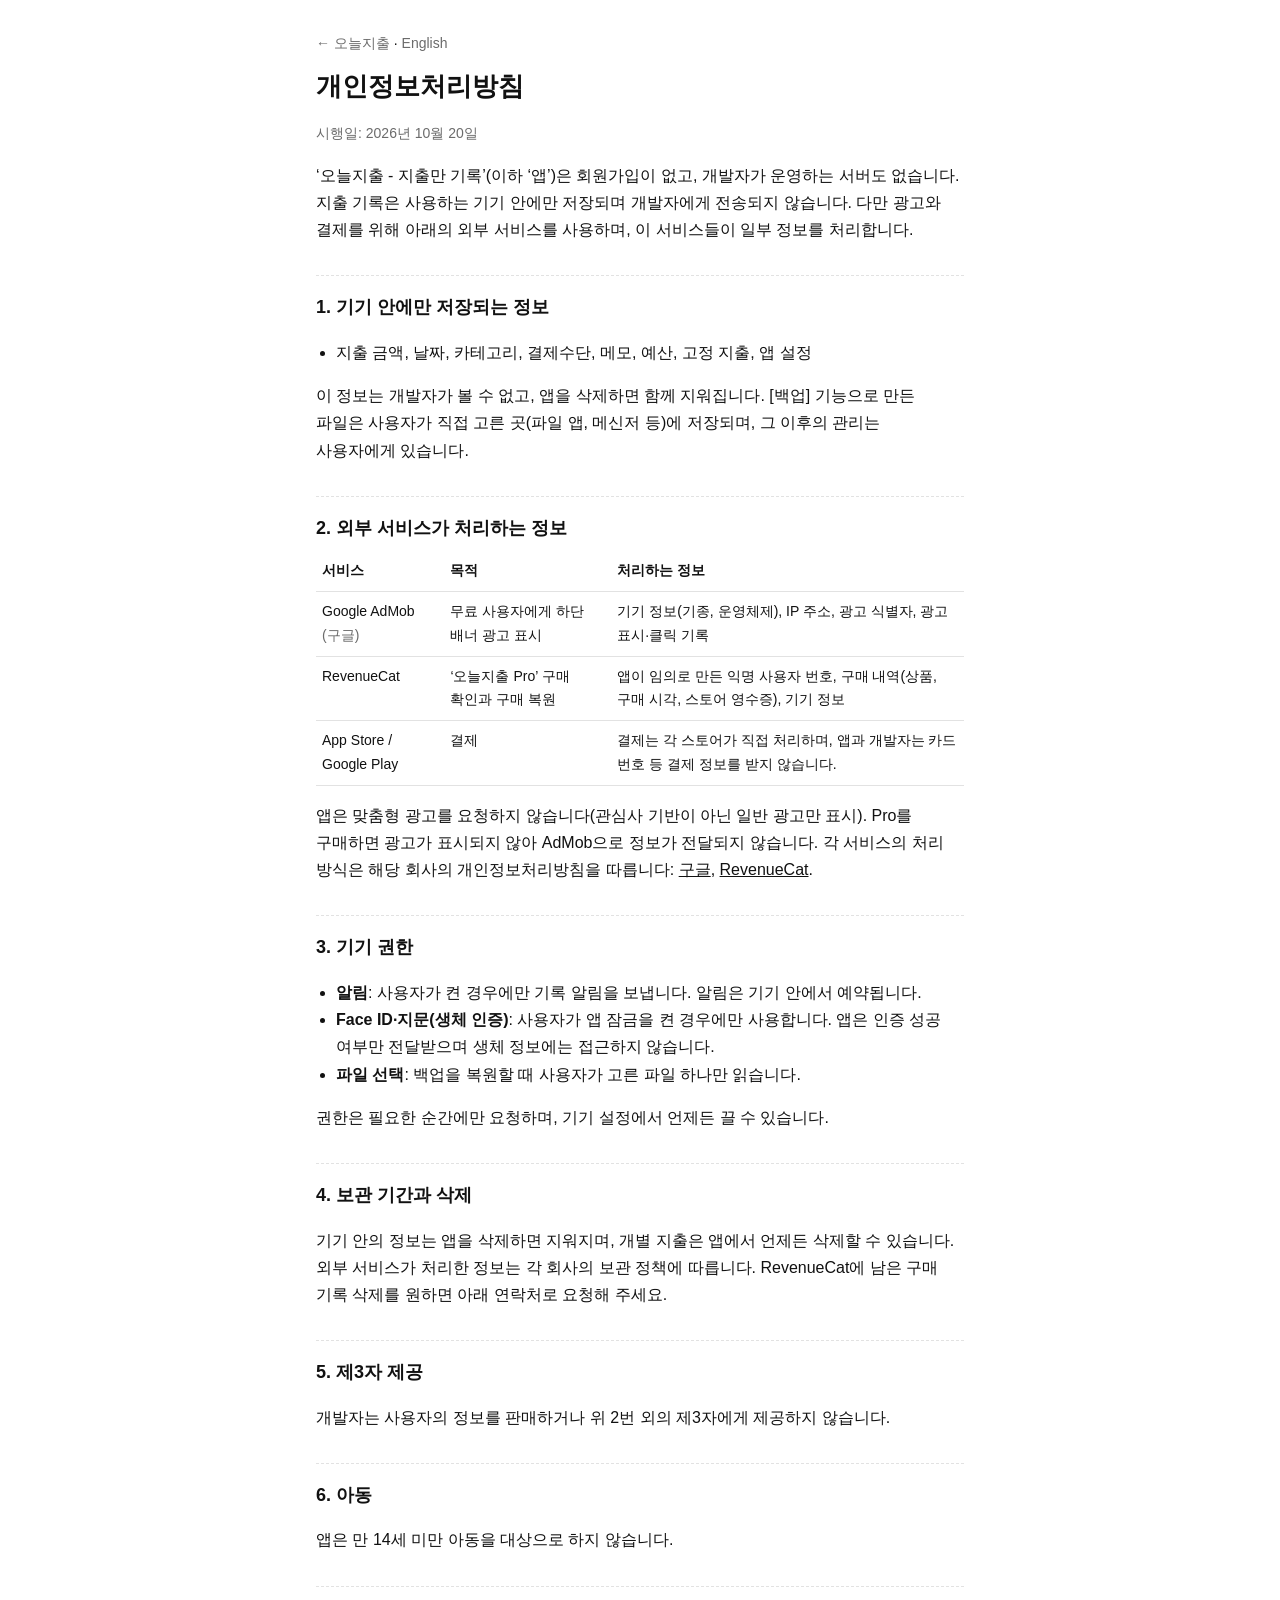
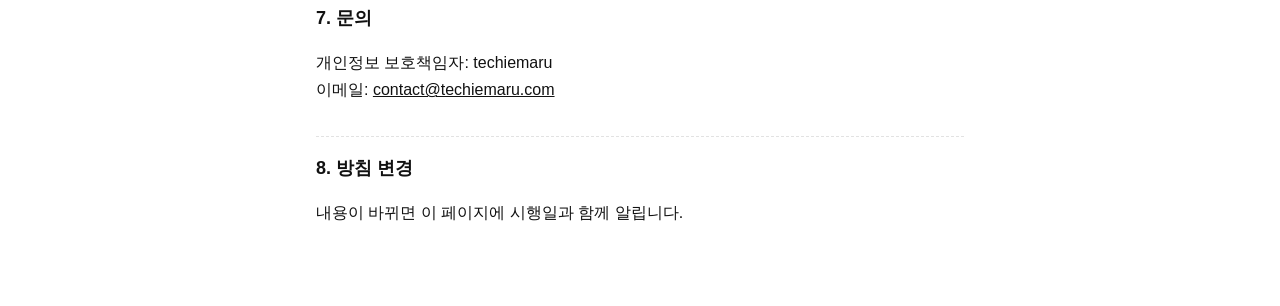
<file: privacy.html>
<!doctype html>
<html lang="ko">
<head>
<meta charset="utf-8">
<link rel="icon" href="/favicon.png">
<link rel="apple-touch-icon" href="/apple-touch-icon.png">
<meta name="viewport" content="width=device-width, initial-scale=1">
<title>오늘지출 개인정보처리방침</title>
<link rel="canonical" href="https://techiemaru.com/todayspend/privacy.html">
<meta http-equiv="refresh" content="0; url=/todayspend/privacy.html">
</head>
<body>
<p><a href="/todayspend/privacy.html">오늘지출 개인정보처리방침으로 이동</a></p>
</body>
</html>
</file>
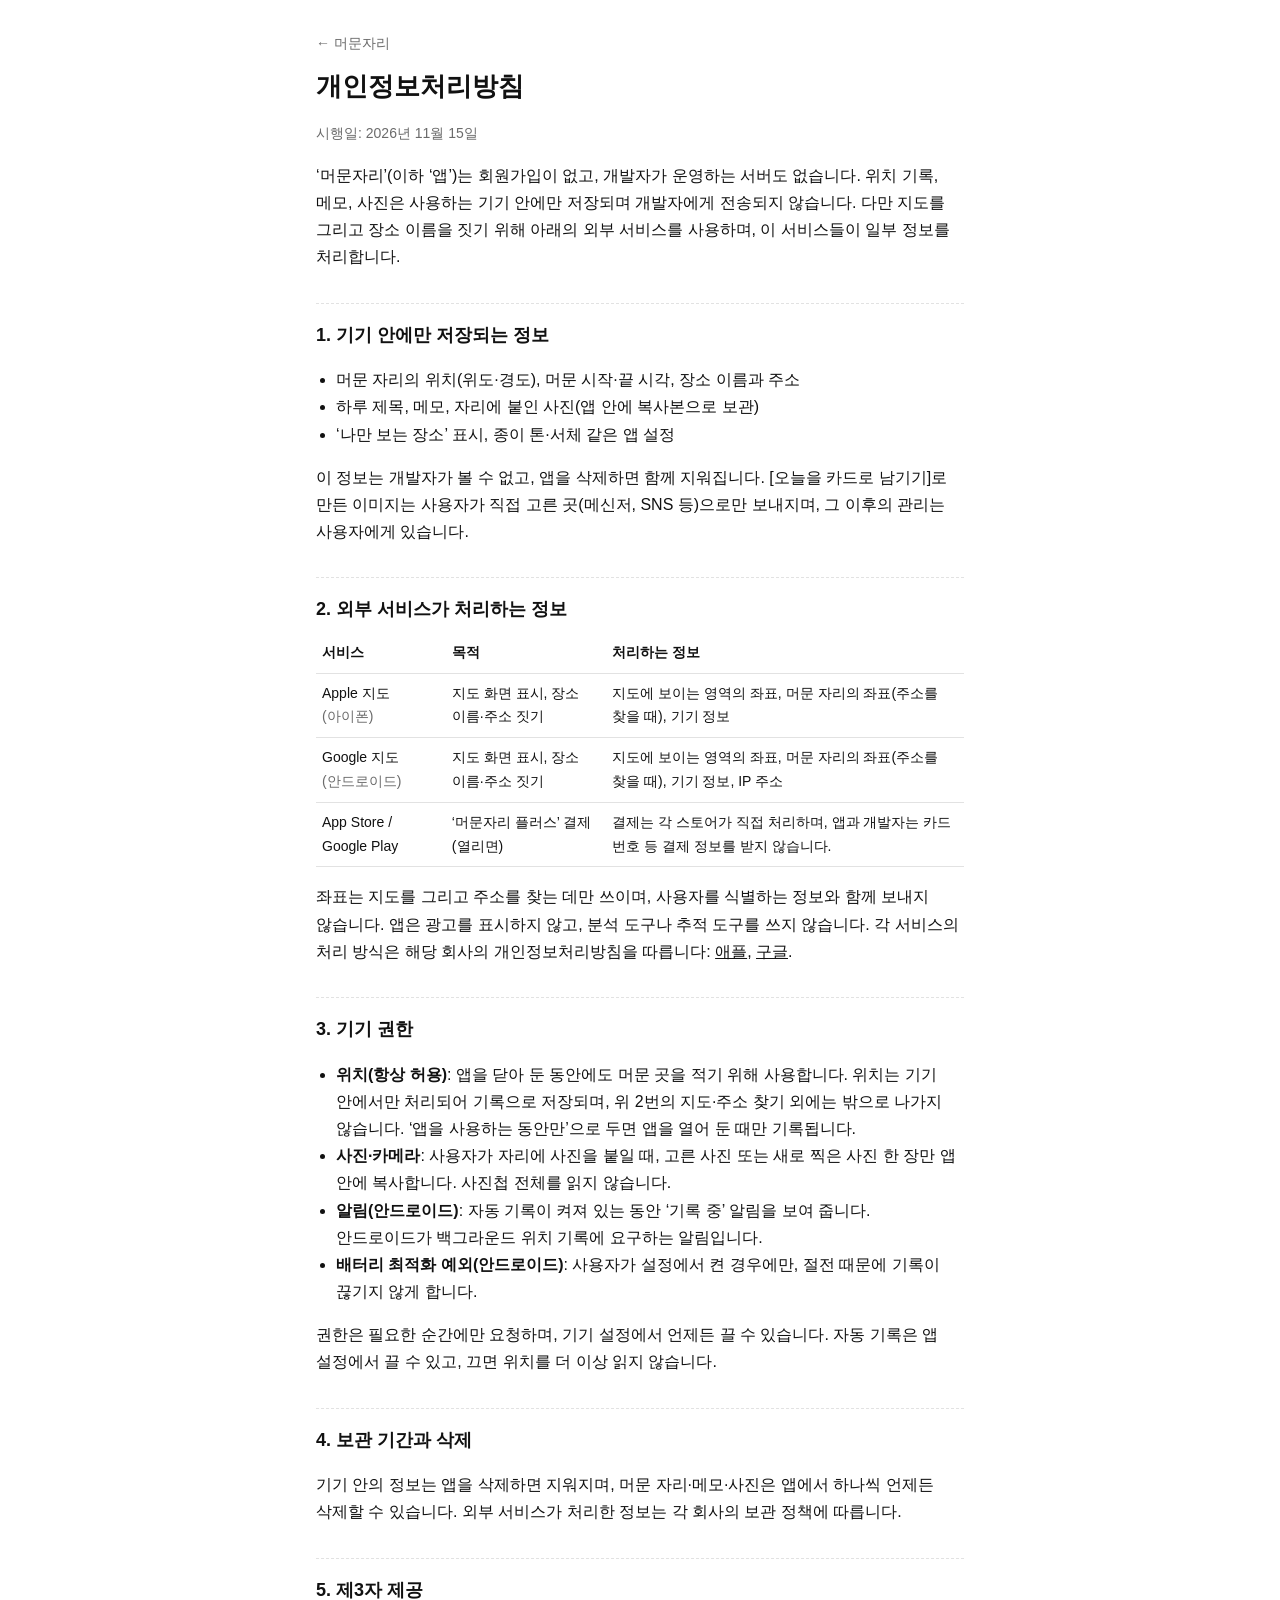
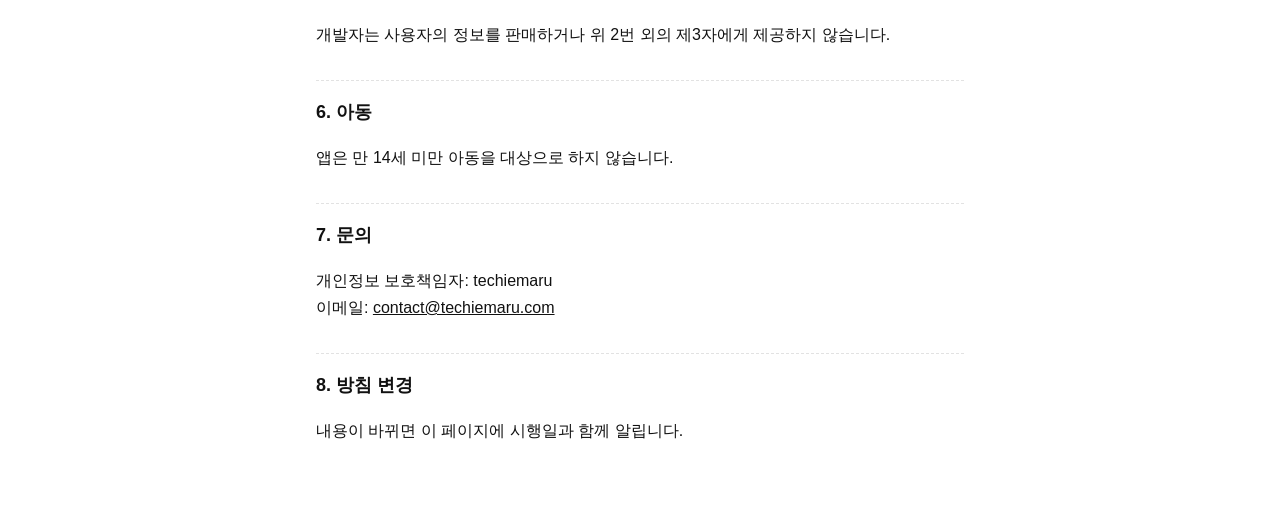
<file: staylog/privacy.html>
<!doctype html>
<html lang="ko">
<head>
<meta charset="utf-8">
<link rel="icon" href="/favicon.png">
<link rel="apple-touch-icon" href="/apple-touch-icon.png">
<meta name="viewport" content="width=device-width, initial-scale=1">
<title>머문자리 개인정보처리방침</title>
<link rel="stylesheet" href="/style.css?v=20261118">
</head>
<body>
<main>
  <p class="back"><a href="./">← 머문자리</a></p>
  <h1>개인정보처리방침</h1>
  <p class="muted">시행일: 2026년 11월 15일</p>

  <p>‘머문자리’(이하 ‘앱’)는 회원가입이 없고, 개발자가 운영하는 서버도 없습니다.
  위치 기록, 메모, 사진은 사용하는 기기 안에만 저장되며 개발자에게 전송되지 않습니다.
  다만 지도를 그리고 장소 이름을 짓기 위해 아래의 외부 서비스를 사용하며, 이 서비스들이 일부 정보를 처리합니다.</p>

  <h2>1. 기기 안에만 저장되는 정보</h2>
  <ul>
    <li>머문 자리의 위치(위도·경도), 머문 시작·끝 시각, 장소 이름과 주소</li>
    <li>하루 제목, 메모, 자리에 붙인 사진(앱 안에 복사본으로 보관)</li>
    <li>‘나만 보는 장소’ 표시, 종이 톤·서체 같은 앱 설정</li>
  </ul>
  <p>이 정보는 개발자가 볼 수 없고, 앱을 삭제하면 함께 지워집니다.
  [오늘을 카드로 남기기]로 만든 이미지는 사용자가 직접 고른 곳(메신저, SNS 등)으로만 보내지며, 그 이후의 관리는 사용자에게 있습니다.</p>

  <h2>2. 외부 서비스가 처리하는 정보</h2>
  <table>
    <thead><tr><th>서비스</th><th>목적</th><th>처리하는 정보</th></tr></thead>
    <tbody>
      <tr>
        <td>Apple 지도<br><span class="muted">(아이폰)</span></td>
        <td>지도 화면 표시, 장소 이름·주소 짓기</td>
        <td>지도에 보이는 영역의 좌표, 머문 자리의 좌표(주소를 찾을 때), 기기 정보</td>
      </tr>
      <tr>
        <td>Google 지도<br><span class="muted">(안드로이드)</span></td>
        <td>지도 화면 표시, 장소 이름·주소 짓기</td>
        <td>지도에 보이는 영역의 좌표, 머문 자리의 좌표(주소를 찾을 때), 기기 정보, IP 주소</td>
      </tr>
      <tr>
        <td>App Store / Google Play</td>
        <td>‘머문자리 플러스’ 결제(열리면)</td>
        <td>결제는 각 스토어가 직접 처리하며, 앱과 개발자는 카드 번호 등 결제 정보를 받지 않습니다.</td>
      </tr>
    </tbody>
  </table>
  <p>좌표는 지도를 그리고 주소를 찾는 데만 쓰이며, 사용자를 식별하는 정보와 함께 보내지 않습니다.
  앱은 광고를 표시하지 않고, 분석 도구나 추적 도구를 쓰지 않습니다.
  각 서비스의 처리 방식은 해당 회사의 개인정보처리방침을 따릅니다:
  <a href="https://www.apple.com/legal/privacy/kr/">애플</a>,
  <a href="https://policies.google.com/privacy?hl=ko">구글</a>.</p>

  <h2>3. 기기 권한</h2>
  <ul>
    <li><b>위치(항상 허용)</b>: 앱을 닫아 둔 동안에도 머문 곳을 적기 위해 사용합니다. 위치는 기기 안에서만 처리되어 기록으로 저장되며, 위 2번의 지도·주소 찾기 외에는 밖으로 나가지 않습니다. ‘앱을 사용하는 동안만’으로 두면 앱을 열어 둔 때만 기록됩니다.</li>
    <li><b>사진·카메라</b>: 사용자가 자리에 사진을 붙일 때, 고른 사진 또는 새로 찍은 사진 한 장만 앱 안에 복사합니다. 사진첩 전체를 읽지 않습니다.</li>
    <li><b>알림(안드로이드)</b>: 자동 기록이 켜져 있는 동안 ‘기록 중’ 알림을 보여 줍니다. 안드로이드가 백그라운드 위치 기록에 요구하는 알림입니다.</li>
    <li><b>배터리 최적화 예외(안드로이드)</b>: 사용자가 설정에서 켠 경우에만, 절전 때문에 기록이 끊기지 않게 합니다.</li>
  </ul>
  <p>권한은 필요한 순간에만 요청하며, 기기 설정에서 언제든 끌 수 있습니다. 자동 기록은 앱 설정에서 끌 수 있고, 끄면 위치를 더 이상 읽지 않습니다.</p>

  <h2>4. 보관 기간과 삭제</h2>
  <p>기기 안의 정보는 앱을 삭제하면 지워지며, 머문 자리·메모·사진은 앱에서 하나씩 언제든 삭제할 수 있습니다.
  외부 서비스가 처리한 정보는 각 회사의 보관 정책에 따릅니다.</p>

  <h2>5. 제3자 제공</h2>
  <p>개발자는 사용자의 정보를 판매하거나 위 2번 외의 제3자에게 제공하지 않습니다.</p>

  <h2>6. 아동</h2>
  <p>앱은 만 14세 미만 아동을 대상으로 하지 않습니다.</p>

  <h2>7. 문의</h2>
  <p>개인정보 보호책임자: techiemaru<br>
  이메일: <a href="mailto:contact@techiemaru.com">contact@techiemaru.com</a></p>

  <h2>8. 방침 변경</h2>
  <p>내용이 바뀌면 이 페이지에 시행일과 함께 알립니다.</p>
</main>
</body>
</html>
</file>
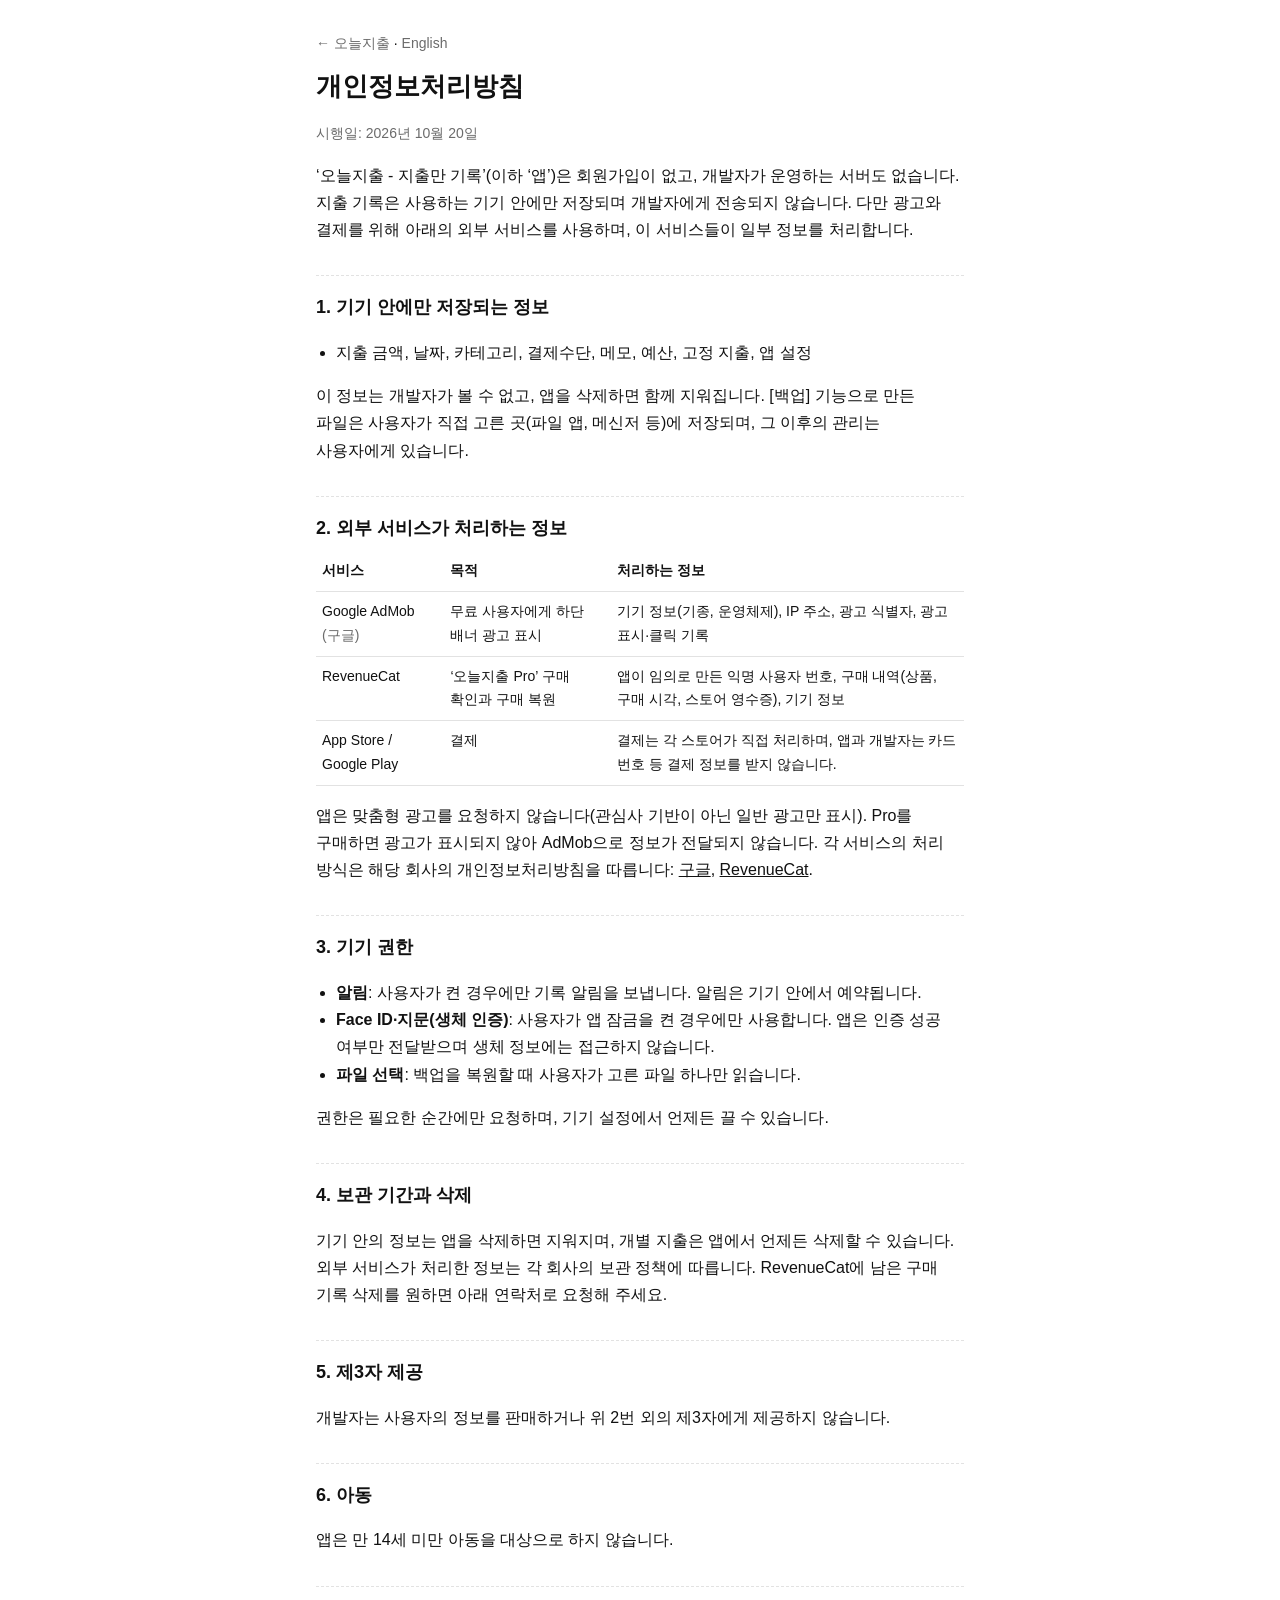
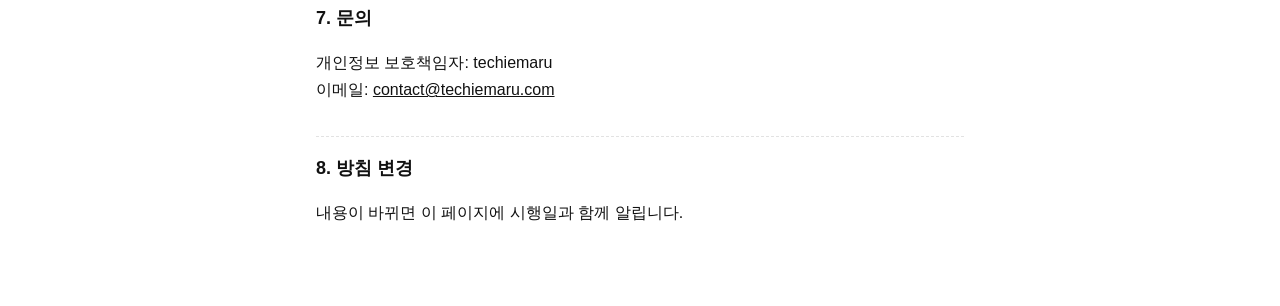
<file: todayspend/privacy.html>
<!doctype html>
<html lang="ko">
<head>
<meta charset="utf-8">
<link rel="icon" href="/favicon.png">
<link rel="apple-touch-icon" href="/apple-touch-icon.png">
<meta name="viewport" content="width=device-width, initial-scale=1">
<title>오늘지출 개인정보처리방침</title>
<link rel="stylesheet" href="/style.css?v=20261118">
</head>
<body>
<main>
  <p class="back"><a href="./">← 오늘지출</a> · <a href="en/privacy.html">English</a></p>
  <h1>개인정보처리방침</h1>
  <p class="muted">시행일: 2026년 10월 20일</p>

  <p>‘오늘지출 - 지출만 기록’(이하 ‘앱’)은 회원가입이 없고, 개발자가 운영하는 서버도 없습니다.
  지출 기록은 사용하는 기기 안에만 저장되며 개발자에게 전송되지 않습니다.
  다만 광고와 결제를 위해 아래의 외부 서비스를 사용하며, 이 서비스들이 일부 정보를 처리합니다.</p>

  <h2>1. 기기 안에만 저장되는 정보</h2>
  <ul>
    <li>지출 금액, 날짜, 카테고리, 결제수단, 메모, 예산, 고정 지출, 앱 설정</li>
  </ul>
  <p>이 정보는 개발자가 볼 수 없고, 앱을 삭제하면 함께 지워집니다.
  [백업] 기능으로 만든 파일은 사용자가 직접 고른 곳(파일 앱, 메신저 등)에 저장되며, 그 이후의 관리는 사용자에게 있습니다.</p>

  <h2>2. 외부 서비스가 처리하는 정보</h2>
  <table>
    <thead><tr><th>서비스</th><th>목적</th><th>처리하는 정보</th></tr></thead>
    <tbody>
      <tr>
        <td>Google AdMob<br><span class="muted">(구글)</span></td>
        <td>무료 사용자에게 하단 배너 광고 표시</td>
        <td>기기 정보(기종, 운영체제), IP 주소, 광고 식별자, 광고 표시·클릭 기록</td>
      </tr>
      <tr>
        <td>RevenueCat</td>
        <td>‘오늘지출 Pro’ 구매 확인과 구매 복원</td>
        <td>앱이 임의로 만든 익명 사용자 번호, 구매 내역(상품, 구매 시각, 스토어 영수증), 기기 정보</td>
      </tr>
      <tr>
        <td>App Store / Google Play</td>
        <td>결제</td>
        <td>결제는 각 스토어가 직접 처리하며, 앱과 개발자는 카드 번호 등 결제 정보를 받지 않습니다.</td>
      </tr>
    </tbody>
  </table>
  <p>앱은 맞춤형 광고를 요청하지 않습니다(관심사 기반이 아닌 일반 광고만 표시).
  Pro를 구매하면 광고가 표시되지 않아 AdMob으로 정보가 전달되지 않습니다.
  각 서비스의 처리 방식은 해당 회사의 개인정보처리방침을 따릅니다:
  <a href="https://policies.google.com/privacy?hl=ko">구글</a>,
  <a href="https://www.revenuecat.com/privacy">RevenueCat</a>.</p>

  <h2>3. 기기 권한</h2>
  <ul>
    <li><b>알림</b>: 사용자가 켠 경우에만 기록 알림을 보냅니다. 알림은 기기 안에서 예약됩니다.</li>
    <li><b>Face ID·지문(생체 인증)</b>: 사용자가 앱 잠금을 켠 경우에만 사용합니다. 앱은 인증 성공 여부만 전달받으며 생체 정보에는 접근하지 않습니다.</li>
    <li><b>파일 선택</b>: 백업을 복원할 때 사용자가 고른 파일 하나만 읽습니다.</li>
  </ul>
  <p>권한은 필요한 순간에만 요청하며, 기기 설정에서 언제든 끌 수 있습니다.</p>

  <h2>4. 보관 기간과 삭제</h2>
  <p>기기 안의 정보는 앱을 삭제하면 지워지며, 개별 지출은 앱에서 언제든 삭제할 수 있습니다.
  외부 서비스가 처리한 정보는 각 회사의 보관 정책에 따릅니다. RevenueCat에 남은 구매 기록 삭제를 원하면 아래 연락처로 요청해 주세요.</p>

  <h2>5. 제3자 제공</h2>
  <p>개발자는 사용자의 정보를 판매하거나 위 2번 외의 제3자에게 제공하지 않습니다.</p>

  <h2>6. 아동</h2>
  <p>앱은 만 14세 미만 아동을 대상으로 하지 않습니다.</p>

  <h2>7. 문의</h2>
  <p>개인정보 보호책임자: techiemaru<br>
  이메일: <a href="mailto:contact@techiemaru.com">contact@techiemaru.com</a></p>

  <h2>8. 방침 변경</h2>
  <p>내용이 바뀌면 이 페이지에 시행일과 함께 알립니다.</p>
</main>
</body>
</html>
</file>
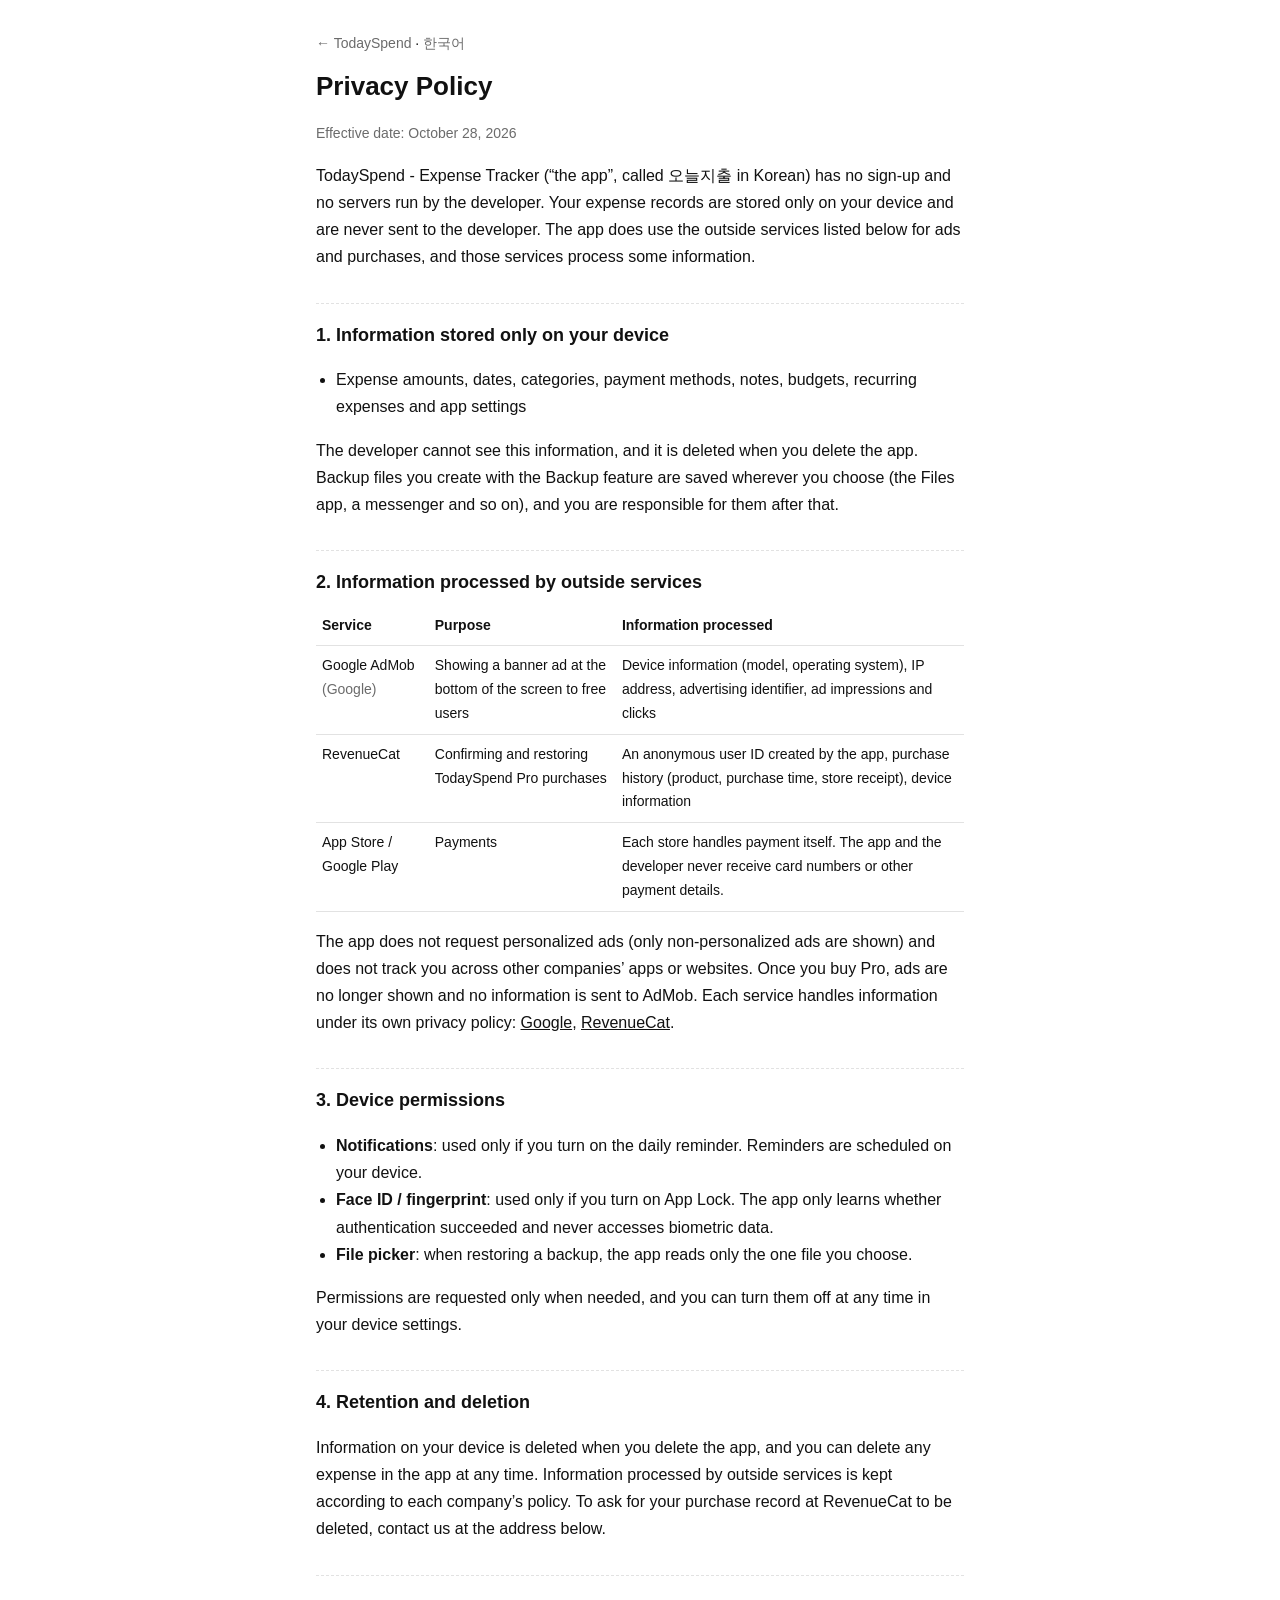
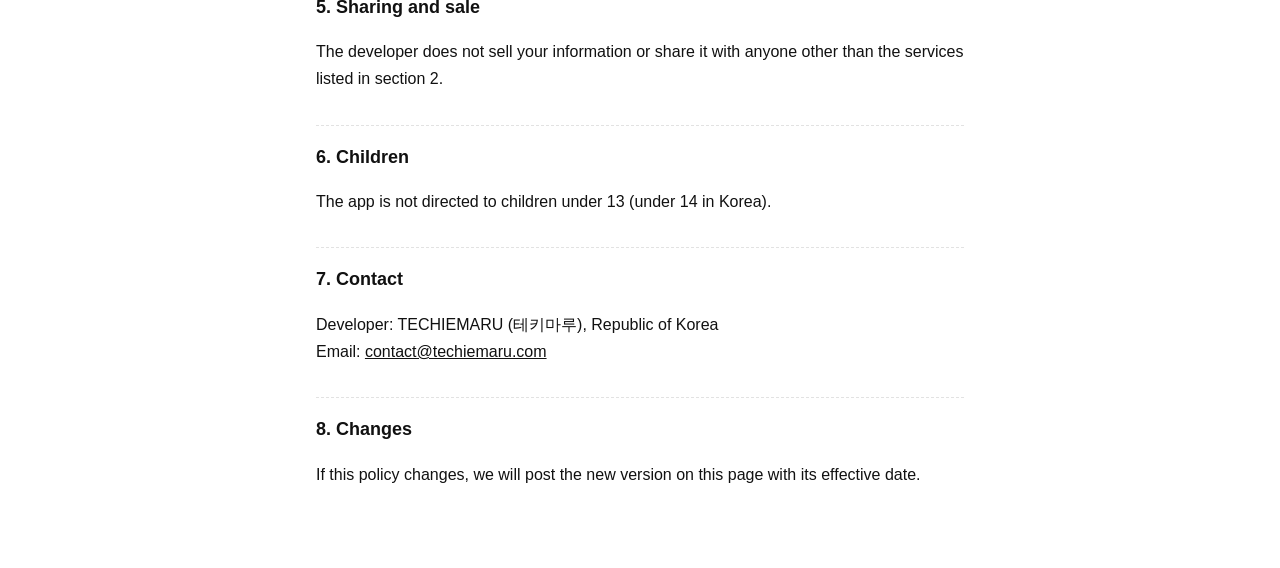
<file: todayspend/en/privacy.html>
<!doctype html>
<html lang="en">
<head>
<meta charset="utf-8">
<meta name="viewport" content="width=device-width, initial-scale=1">
<title>TodaySpend Privacy Policy</title>
<link rel="icon" href="/favicon.png">
<link rel="stylesheet" href="/style.css?v=20261118">
</head>
<body>
<main>
  <p class="back"><a href="./">← TodaySpend</a> · <a href="../privacy.html">한국어</a></p>
  <h1>Privacy Policy</h1>
  <p class="muted">Effective date: October 28, 2026</p>

  <p>TodaySpend - Expense Tracker (“the app”, called 오늘지출 in Korean) has no sign-up and no servers run by the developer.
  Your expense records are stored only on your device and are never sent to the developer.
  The app does use the outside services listed below for ads and purchases, and those services process some information.</p>

  <h2>1. Information stored only on your device</h2>
  <ul>
    <li>Expense amounts, dates, categories, payment methods, notes, budgets, recurring expenses and app settings</li>
  </ul>
  <p>The developer cannot see this information, and it is deleted when you delete the app.
  Backup files you create with the Backup feature are saved wherever you choose (the Files app, a messenger and so on), and you are responsible for them after that.</p>

  <h2>2. Information processed by outside services</h2>
  <table>
    <thead><tr><th>Service</th><th>Purpose</th><th>Information processed</th></tr></thead>
    <tbody>
      <tr>
        <td>Google AdMob<br><span class="muted">(Google)</span></td>
        <td>Showing a banner ad at the bottom of the screen to free users</td>
        <td>Device information (model, operating system), IP address, advertising identifier, ad impressions and clicks</td>
      </tr>
      <tr>
        <td>RevenueCat</td>
        <td>Confirming and restoring TodaySpend Pro purchases</td>
        <td>An anonymous user ID created by the app, purchase history (product, purchase time, store receipt), device information</td>
      </tr>
      <tr>
        <td>App Store / Google Play</td>
        <td>Payments</td>
        <td>Each store handles payment itself. The app and the developer never receive card numbers or other payment details.</td>
      </tr>
    </tbody>
  </table>
  <p>The app does not request personalized ads (only non-personalized ads are shown) and does not track you across other companies’ apps or websites.
  Once you buy Pro, ads are no longer shown and no information is sent to AdMob.
  Each service handles information under its own privacy policy:
  <a href="https://policies.google.com/privacy">Google</a>,
  <a href="https://www.revenuecat.com/privacy">RevenueCat</a>.</p>

  <h2>3. Device permissions</h2>
  <ul>
    <li><b>Notifications</b>: used only if you turn on the daily reminder. Reminders are scheduled on your device.</li>
    <li><b>Face ID / fingerprint</b>: used only if you turn on App Lock. The app only learns whether authentication succeeded and never accesses biometric data.</li>
    <li><b>File picker</b>: when restoring a backup, the app reads only the one file you choose.</li>
  </ul>
  <p>Permissions are requested only when needed, and you can turn them off at any time in your device settings.</p>

  <h2>4. Retention and deletion</h2>
  <p>Information on your device is deleted when you delete the app, and you can delete any expense in the app at any time.
  Information processed by outside services is kept according to each company’s policy. To ask for your purchase record at RevenueCat to be deleted, contact us at the address below.</p>

  <h2>5. Sharing and sale</h2>
  <p>The developer does not sell your information or share it with anyone other than the services listed in section 2.</p>

  <h2>6. Children</h2>
  <p>The app is not directed to children under 13 (under 14 in Korea).</p>

  <h2>7. Contact</h2>
  <p>Developer: TECHIEMARU (테키마루), Republic of Korea<br>
  Email: <a href="mailto:contact@techiemaru.com">contact@techiemaru.com</a></p>

  <h2>8. Changes</h2>
  <p>If this policy changes, we will post the new version on this page with its effective date.</p>
</main>
</body>
</html>
</file>
<file: style.css>
:root {
  --bg: #ffffff;
  --text: #111111;
  --muted: #6b6b6b;
  --line: #e2e2e2;
  --soft: #f5f5f5;
}
@media (prefers-color-scheme: dark) {
  :root {
    --bg: #000000;
    --text: #f2f2f2;
    --muted: #9a9a9a;
    --line: #2a2a2a;
    --soft: #141414;
  }
}
* { box-sizing: border-box; }
body {
  margin: 0;
  background: var(--bg);
  color: var(--text);
  font-family: -apple-system, BlinkMacSystemFont, "Apple SD Gothic Neo", "Noto Sans KR", sans-serif;
  line-height: 1.7;
  word-break: keep-all;
}
main { max-width: 680px; margin: 0 auto; padding: 32px 16px 64px; }
h1 { font-size: 26px; margin: 8px 0 4px; }
h2 { font-size: 18px; margin: 32px 0 8px; padding-top: 16px; border-top: 1px dashed var(--line); }
a { color: inherit; }
img { max-width: 100%; }
.muted { color: var(--muted); font-size: 14px; }
.back { margin: 0; font-size: 14px; }
.back a { text-decoration: none; color: var(--muted); }
table { width: 100%; border-collapse: collapse; font-size: 14px; }
th, td { text-align: left; vertical-align: top; padding: 8px 6px; border-bottom: 1px solid var(--line); }
th { white-space: nowrap; }
ul { padding-left: 20px; }
.fill { background: #ffe58f; color: #111; padding: 0 4px; }
.links a { display: block; padding: 12px 0; border-bottom: 1px solid var(--line); text-decoration: none; }
.links a:last-child { border-bottom: 0; }

/* 공통 */
.brand { font-weight: 700; font-size: 16px; letter-spacing: -0.2px; text-decoration: none; }
.brand.logo { display: inline-flex; align-items: center; }
.brand.logo img { display: block; height: 30px; width: auto; }
.back-home { display: inline-flex; align-items: center; gap: 6px; }
.back-mark img { display: block; height: 14px; width: auto; }
h2.label { border-top: 0; padding-top: 0; margin: 56px 0 16px; font-size: 14px; color: var(--muted); font-weight: 600; }
.lead { font-size: 17px; color: var(--muted); margin: 0; max-width: 30em; }
.store-buttons { display: flex; flex-wrap: wrap; gap: 8px; margin: 20px 0 0; }
.store-btn { display: inline-block; padding: 11px 18px; border-radius: 12px; background: var(--text); color: var(--bg); font-size: 15px; font-weight: 600; text-decoration: none; }
.store-btn.soon { background: transparent; color: var(--muted); border: 1px solid var(--line); font-weight: 400; }
.biz { margin-top: 72px; padding-top: 16px; border-top: 1px solid var(--line); color: var(--muted); font-size: 12px; line-height: 1.8; }
.biz p { margin: 0; }
.biz a { color: var(--muted); }

/* 회사 첫 화면 */
.home { padding-top: 24px; }
.hero { padding: 64px 0 8px; }
.hero h1 { font-size: 40px; line-height: 1.25; letter-spacing: -1px; margin: 0 0 18px; }
.principles { list-style: none; padding: 0; margin: 0; display: grid; gap: 12px; }
.principles li { background: var(--soft); border-radius: 18px; padding: 18px 20px; }
.principles strong { display: block; font-size: 17px; margin-bottom: 2px; }
.principles span { color: var(--muted); font-size: 15px; }
.app-list { display: grid; gap: 12px; }
.app-card { display: flex; align-items: center; gap: 16px; border: 1px solid var(--line); border-radius: 20px; padding: 18px 20px; text-decoration: none; }
.app-card:hover { background: var(--soft); }
.app-card > div { flex: 1; min-width: 0; }
.app-card h3 { margin: 0; font-size: 18px; line-height: 1.35; }
.app-card p { margin: 2px 0 0; }
.app-card .go { flex: none; color: var(--muted); font-size: 20px; }
.app-icon { width: 64px; height: 64px; border-radius: 15px; flex: none; border: 1px solid var(--line); }
.chips { display: flex; flex-wrap: wrap; gap: 6px; margin-top: 8px; }
.chip { font-size: 12px; padding: 2px 10px; border-radius: 999px; border: 1px solid var(--line); color: var(--muted); white-space: nowrap; }
.chip.on { border-color: var(--text); color: var(--text); }
.about p { margin: 0 0 12px; }

/* 앱 소개 */
.app-hero { padding: 40px 0 8px; }
.app-hero .app-icon { width: 88px; height: 88px; border-radius: 20px; }
.app-hero h1 { font-size: 34px; letter-spacing: -0.8px; margin: 20px 0 0; line-height: 1.3; }
.app-hero .sub { margin: 0 0 16px; color: var(--muted); }
.app-hero .lead { color: var(--text); font-size: 19px; }
.app-hero .hero-art { width: 100%; height: auto; display: block; margin-top: 28px; border-radius: 20px; border: 1px solid var(--line); }
.feature { display: grid; grid-template-columns: 1fr 210px; gap: 32px; align-items: center; padding: 40px 0; border-top: 1px solid var(--line); }
.feature:first-child { border-top: 0; padding-top: 8px; }
.feature:nth-of-type(even) { grid-template-columns: 210px 1fr; }
.feature:nth-of-type(even) .shot { order: -1; }
.feature h3 { font-size: 22px; line-height: 1.4; letter-spacing: -0.4px; margin: 0 0 10px; }
.feature p { margin: 0 0 8px; color: var(--muted); }
.feature ul { margin: 8px 0 0; padding-left: 18px; color: var(--muted); font-size: 15px; }
.shot { width: 100%; height: auto; display: block; border-radius: 24px; border: 1px solid var(--line); }
.plans { display: grid; grid-template-columns: 1fr 1fr; gap: 12px; }
.plan { border: 1px solid var(--line); border-radius: 20px; padding: 20px; }
.plan.pro { background: var(--soft); border-color: transparent; }
.plan h3 { margin: 0; font-size: 18px; }
.plan .price { margin: 2px 0 12px; font-size: 14px; color: var(--muted); }
.plan ul { margin: 0; padding-left: 18px; font-size: 15px; }
.plan li { padding: 2px 0; }
.faq details { border-bottom: 1px solid var(--line); }
.faq summary { cursor: pointer; padding: 14px 0; font-weight: 600; list-style: none; display: flex; justify-content: space-between; gap: 12px; }
.faq summary::-webkit-details-marker { display: none; }
.faq summary::after { content: "+"; color: var(--muted); font-weight: 400; }
.faq details[open] summary::after { content: "−"; }
.faq details p { margin: 0 0 16px; color: var(--muted); }

@media (max-width: 560px) {
  .hero { padding: 40px 0 0; }
  .hero h1 { font-size: 32px; }
  .app-hero h1 { font-size: 30px; }
  .feature, .feature:nth-of-type(even) { grid-template-columns: 1fr; gap: 20px; padding: 32px 0; }
  .feature:nth-of-type(even) .shot { order: 0; }
  .feature .shot { width: 62%; margin: 0 auto; }
  .plans { grid-template-columns: 1fr; }
}
</file>
